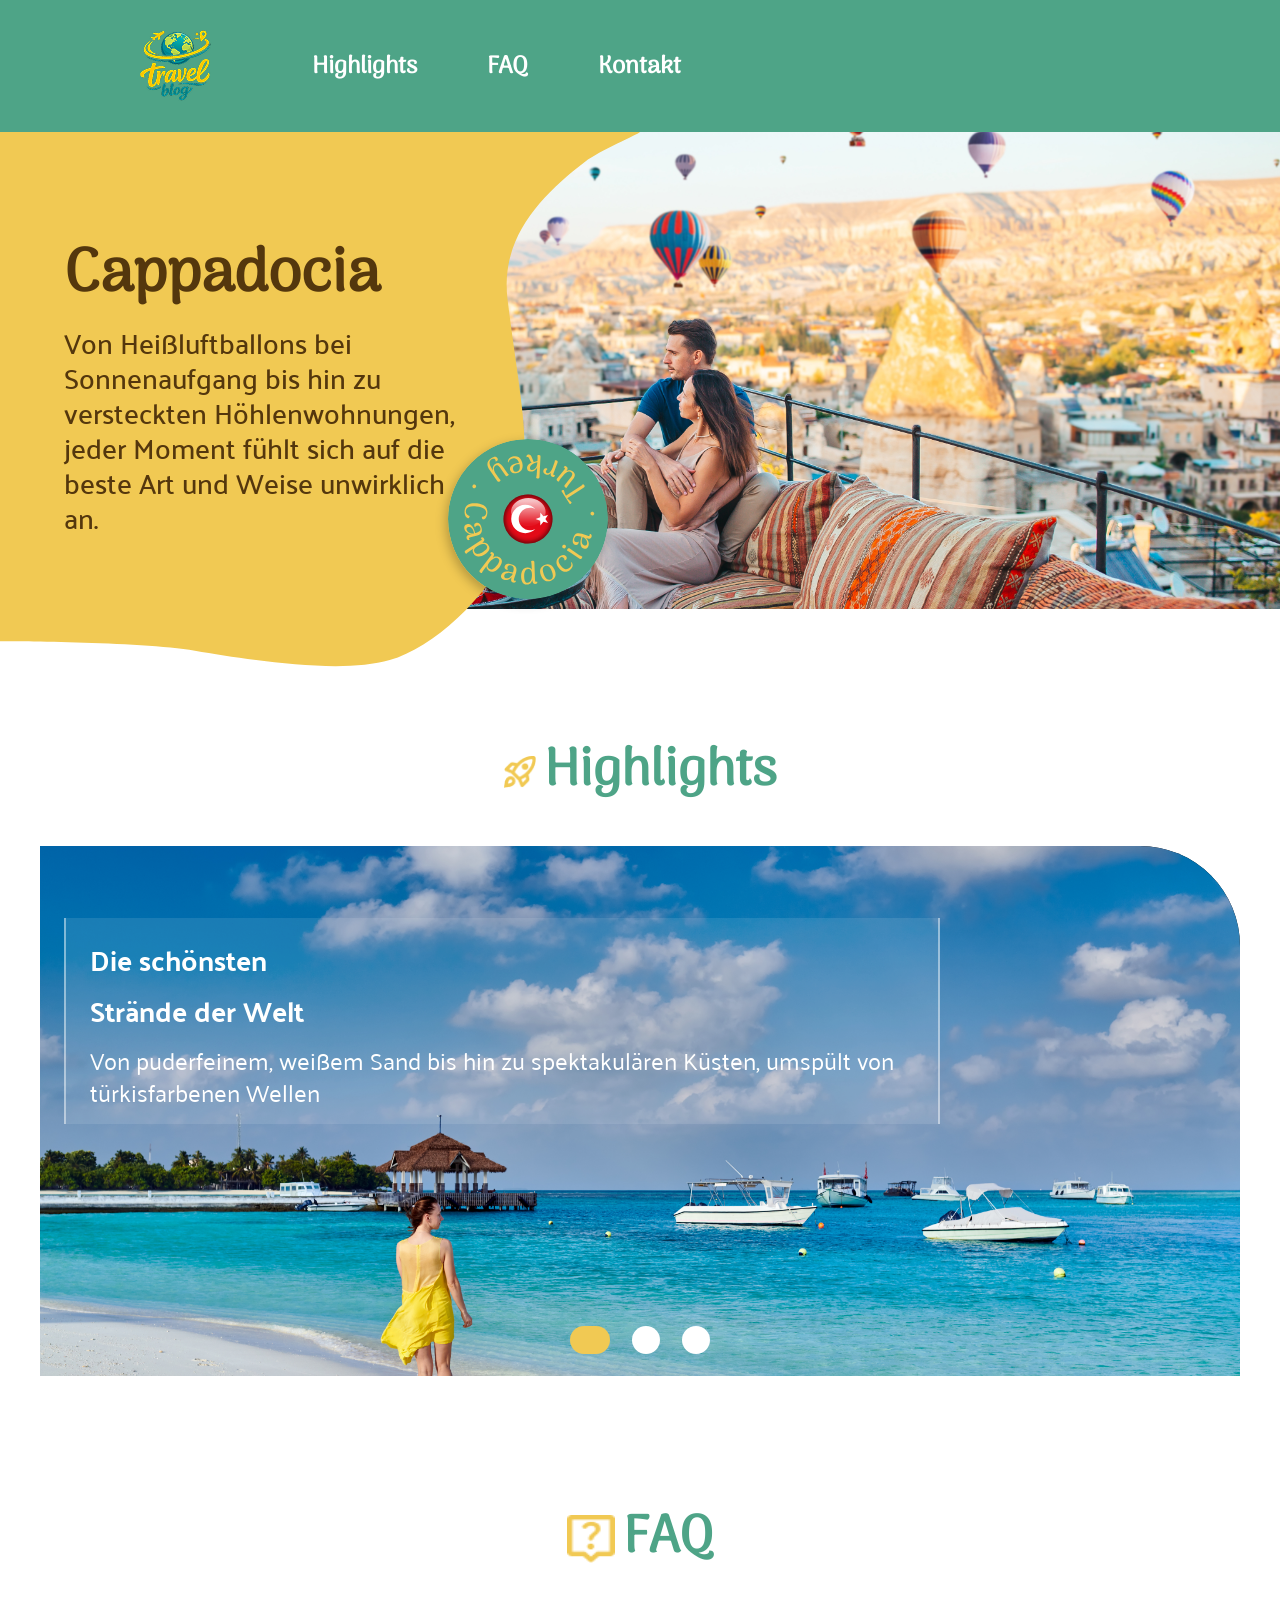
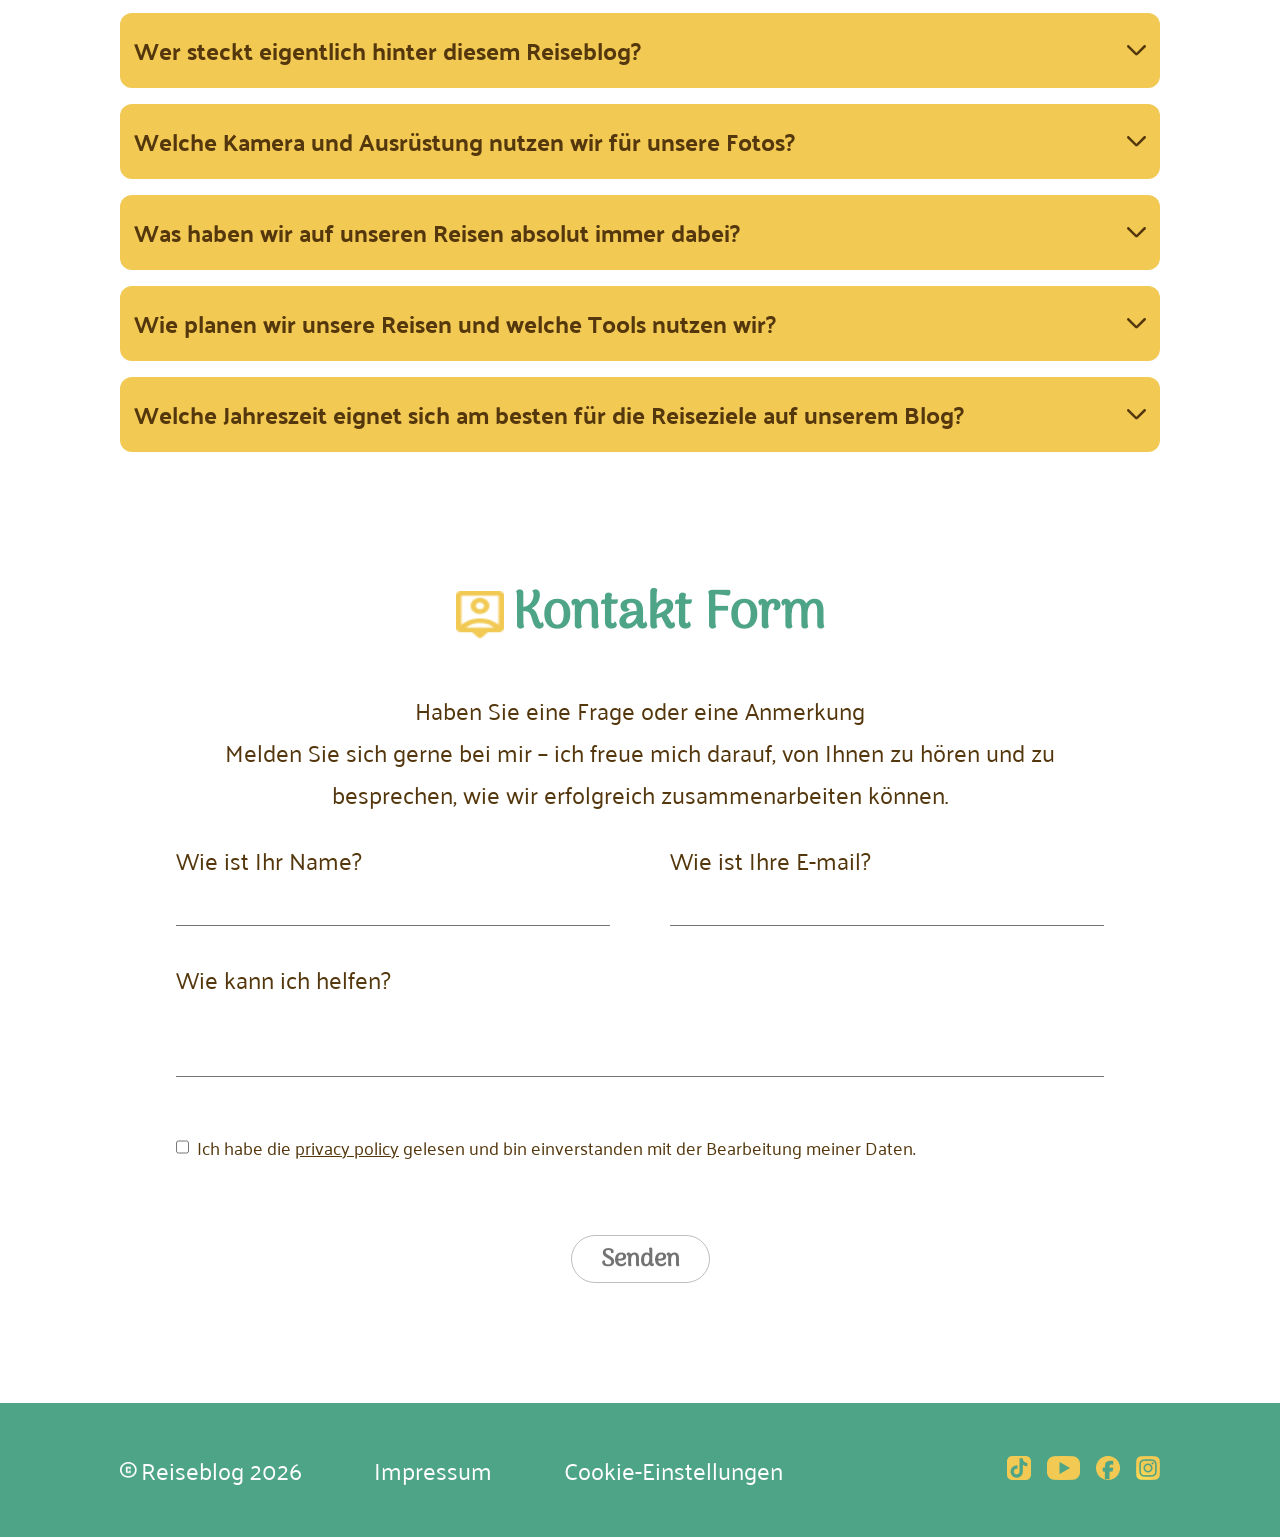
<file: index.html>
<!doctype html>
<html lang="de">
    <head>
        <meta charset="UTF-8" />
        <meta name="viewport" content="width=device-width, initial-scale=1.0" />
        <title>Reiseblog</title>
        <link
            rel="shortcut icon"
            href="../assets/icons/logo.png"
            type="image/x-icon"
        />
        <link rel="stylesheet" href="../css/variablen.css" />
        <link rel="stylesheet" href="../css/fonts.css" />
        <link rel="stylesheet" href="../css/landingpage/header.css" />
        <link rel="stylesheet" href="../css/landingpage/landingscreen.css" />
        <link rel="stylesheet" href="../css/landingpage/highlights.css" />
        <link rel="stylesheet" href="../css/landingpage/faq.css" />
        <link rel="stylesheet" href="../css/landingpage/conatctform.css" />
        <link rel="stylesheet" href="../css/landingpage/footer.css" />
        <link rel="stylesheet" href="../css/navbar.css" />
        <link rel="stylesheet" href="../css/style.css" />
    </head>

    <body>
        <header id="header">
            <a href="./index.html"
                ><img src="../assets/icons/logo.png" alt="Travel Blog Logo"
            /></a>
            <div class="nav-header">
                <ul>
                    <li>
                        <a class="nav-highlight" href="#highlights"
                            >Highlights</a
                        >
                        <img
                            class="hover-highlights"
                            src="../assets/icons/header/hover-highlights.svg"
                            alt="Hover Highlights"
                        />
                    </li>
                    <li>
                        <a class="nav-faq" href="#faqs">FAQ</a>
                        <img
                            class="hover-faq"
                            src="../assets/icons/header/hover-faq.svg"
                            alt="Hover FAQ"
                        />
                    </li>
                    <li>
                        <a class="nav-contact" href="#contactform">Kontakt</a>
                        <img
                            class="hover-contact"
                            src="../assets/icons/header/hover-contact.svg"
                            alt="Hover Contact"
                        />
                    </li>
                </ul>
            </div>
        </header>
        <section class="landing-section">
            <div class="hero-section">
                <div class="hero-text">
                    <h1>Cappadocia</h1>
                    <p>
                        Von Heißluftballons bei Sonnenaufgang bis hin zu
                        versteckten Höhlenwohnungen, jeder Moment fühlt sich auf
                        die beste Art und Weise unwirklich an.
                    </p>
                </div>
                <div class="circle">
                    <img class="circle-green"
                        src="../assets/img/landingscreen/circle.svg"
                        alt="Destination Circle"
                    />
                    <img
                        class="circle-text"
                        src="../assets/img/landingscreen/circle-text.svg"
                        alt="Circle Text"
                    />
                    <img
                        class="circle-flag"
                        src="../assets/img/landingscreen/circle-flag.svg"
                        alt="Circle Flag"
                    />
                </div>
            </div>
        </section>
        <main class="content">
            <section class="highlights" id="highlights">
                <div class="highlights-h2">
                    <img
                        src="../assets/icons/h2-icons/h2-icon-rocket.png"
                        alt="rocket"
                    />
                    <h2>Highlights</h2>
                </div>
                <div class="slider-a">
                    <input
                        class="radio-button"
                        id="option1"
                        type="radio"
                        name="slider"
                        value="one"
                        checked
                    />
                    <input
                        class="radio-button"
                        type="radio"
                        name="slider"
                        value="two"
                    />
                    <input
                        class="radio-button"
                        type="radio"
                        name="slider"
                        value="three"
                    />

                    <div class="slider-a-wrapper">
                        <a
                            class="slider-a-element element-one"
                            href="./html/moritz-blog.html"
                        >
                            <div class="slide-content">
                                <h3>
                                    Die schönsten <br />
                                    Strände der Welt
                                </h3>
                                <p>
                                    Von puderfeinem, weißem Sand bis hin zu
                                    spektakulären Küsten, umspült von
                                    türkisfarbenen Wellen
                                </p>
                            </div>
                        </a>
                        <a
                            class="slider-a-element element-two"
                            href="./html/jeremy-blog.html"
                        >
                            <div class="slide-content">
                                <h3>Schlemmer Eldorado Osaka</h3>
                                <p>
                                    Von dampfenden Garküchen am Dotonbori-Kanal
                                    bis zur lockeren Herzlichkeit der Menschen
                                    in Kansai
                                </p>
                            </div>
                        </a>
                        <a
                            class="slider-a-element element-three"
                            href="./html/sophia-blog.html"
                        >
                            <div class="slide-content">
                                <h3>Megametropole Tokio</h3>
                                <p>
                                    Von neonbeleuchteten Wolkenkratzern bis zu
                                    stillen, alten Schreinen in grünen Parks.
                                </p>
                            </div>
                        </a>
                    </div>
                </div>
            </section>
            <section class="faq-section" id="faqs">
                <div class="headline">
                    <img
                        src="../assets/icons/h2-icons/h2-icon-faq.png"
                        alt="FAQ Icon"
                    />
                    <h2>FAQ</h2>
                </div>
                <div class="questions">
                    <details>
                        <summary>
                            <span>
                                Wer steckt eigentlich hinter diesem Reiseblog?
                            </span>
                            <img
                                src="../assets/icons/faq/faq_arrow.svg"
                                alt="arrow_down"
                            />
                        </summary>
                        <p>
                            Wir sind ein dreiköpfiges Team aus reisebegeisterten
                            Freunden. Auf diesem Blog teilen wir unsere
                            gemeinsamen Abenteuer, Erfahrungen und Geheimtipps
                            aus aller Welt mit euch.
                        </p>
                    </details>
                    <details>
                        <summary>
                            <span>
                                Welche Kamera und Ausrüstung nutzen wir für
                                unsere Fotos?
                            </span>
                            <img
                                src="../assets/icons/faq/faq_arrow.svg"
                                alt="arrow_down"
                            />
                        </summary>
                        <p>
                            Wir fotografieren meistens mit einer kompakten,
                            spiegellosen Systemkamera und unseren Smartphones.
                            Um Gewicht zu sparen, haben wir immer nur ein
                            leichtes Allround-Objektiv und ein flexibles
                            Reisestativ im Gepäck.
                        </p>
                    </details>
                    <details>
                        <summary>
                            <span>
                                Was haben wir auf unseren Reisen absolut immer
                                dabei?
                            </span>
                            <img
                                src="../assets/icons/faq/faq_arrow.svg"
                                alt="arrow_down"
                            />
                        </summary>
                        <p>
                            Neben unseren Pässen dürfen drei Dinge niemals
                            fehlen: Eine leistungsstarke Powerbank für lange
                            Tage, ein universeller Reiseadapter und natürlich
                            eine Trinkflasche.
                        </p>
                    </details>
                    <details>
                        <summary>
                            <span>
                                Wie planen wir unsere Reisen und welche Tools
                                nutzen wir?
                            </span>
                            <img
                                src="../assets/icons/faq/faq_arrow.svg"
                                alt="arrow_down"
                            />
                        </summary>
                        <p>
                            Die Routenplanung machen wir meistens kollaborativ
                            über digitale Karten wie Google My Maps. Für
                            Unterkünfte, Flüge und Transport nutzen wir Apps wie
                            Booking, Skyscanner und lokale ÖPNV-Planer, um
                            flexibel zu bleiben.
                        </p>
                    </details>
                    <details>
                        <summary>
                            <span>
                                Welche Jahreszeit eignet sich am besten für die
                                Reiseziele auf unserem Blog?
                            </span>
                            <img
                                src="../assets/icons/faq/faq_arrow.svg"
                                alt="arrow_down"
                            />
                        </summary>
                        <p>
                            Da wir am liebsten in der Nebensaison reisen,
                            empfehlen wir oft den Frühling oder Herbst. So
                            umgehen wir die extremen Touristenströme und das
                            Wetter ist meistens perfekt für Erkundungen zu Fuß.
                        </p>
                    </details>
                </div>
            </section>
            <section class="contactform" id="contactform">
                <div class="headline">
                    <img
                        src="../assets/icons/h2-icons/h2-icon-form.png"
                        alt="Form Icon"
                    />
                    <h2>Kontakt Form</h2>
                </div>
                <p>
                    Haben Sie eine Frage oder eine Anmerkung <br />
                    Melden Sie sich gerne bei mir – ich freue mich darauf, von
                    Ihnen zu hören und zu besprechen, wie wir erfolgreich
                    zusammenarbeiten können.
                </p>
                <form
                    action="./html/form-submit.html"
                    class="contactform-form"
                >
                    <div class="contactform-labelrow">
                        <div class="contactform-label-input">
                            <label class="contactform-label" for="name"
                                >Wie ist Ihr Name?</label
                            >
                            <input
                                type="text"
                                id="name"
                                name="name"
                                class="contactform-input"
                            />
                        </div>
                        <div class="contactform-label-input">
                            <label class="contactform-label" for="email"
                                >Wie ist Ihre E-mail?</label
                            >
                            <input
                                type="text"
                                id="email"
                                name="email"
                                class="contactform-input"
                            />
                        </div>
                    </div>
                    <label class="contactform-label" for="help"
                        >Wie kann ich helfen?</label
                    >
                    <input
                        type="text"
                        id="help"
                        name="help"
                        class="contactform-input"
                    />
                    <div class="contactform-privacypolicy">
                        <input type="checkbox" id="privacypolicy-check"/>
                        <label for="privacypolicy-check">
                            Ich habe die 
                            <a
                                href="https://de.wikipedia.org/wiki/Datenschutz-Grundverordnung"
                                >privacy policy</a
                            >
                            gelesen und bin einverstanden mit der Bearbeitung
                            meiner Daten.
                        </label>
                    </div>
                    <button type="submit">
                        <p>Senden</p>
                    </button>
                </form>
            </section>
        </main>
        <footer>
            <div class="footer-text">
                <div>
                    <img
                        src="../assets/icons/footer/footer-copyright.png"
                        alt="copyright"
                    />
                    <p>Reiseblog 2026</p>
                </div>
                <a href="./html/imprint.html">Impressum</a>
                <p>Cookie-Einstellungen</p>
            </div>
            <div class="footer-icons">
                <a href="https://www.tiktok.com" target="_blank">
                    <img
                        src="../assets/icons/footer/footer-tiktok.png"
                        alt="tiktok"
                    />
                </a>

                <a href="https://www.youtube.com" target="_blank">
                    <img
                        src="../assets/icons/footer/footer-youtube.png"
                        alt="youtube"
                    />
                </a>

                <a href="https://www.facebook.com" target="_blank">
                    <img
                        src="../assets/icons/footer/footer-facebook.png"
                        alt="facebook"
                    />
                </a>

                <a href="https://www.instagram.com" target="_blank">
                    <img
                        src="../assets/icons/footer/footer-Instagram.png"
                        alt="instagram"
                    />
                </a>
            </div>
        </footer>
        <nav>
            <a href="#header">
                <img src="../assets/icons/navbar/navbar-home.png" />
            </a>
            <a href="#highlights">
                <img src="../assets/icons/navbar/navbar-rocket_launch.png" />
            </a>
            <a href="#faqs">
                <img src="../assets/icons/navbar/navbar-help.png" />
            </a>
            <a href="#contactform">
                <img src="../assets/icons/navbar/navbar-contact.png" />
            </a>
        </nav>
    </body>
</html>
</file>
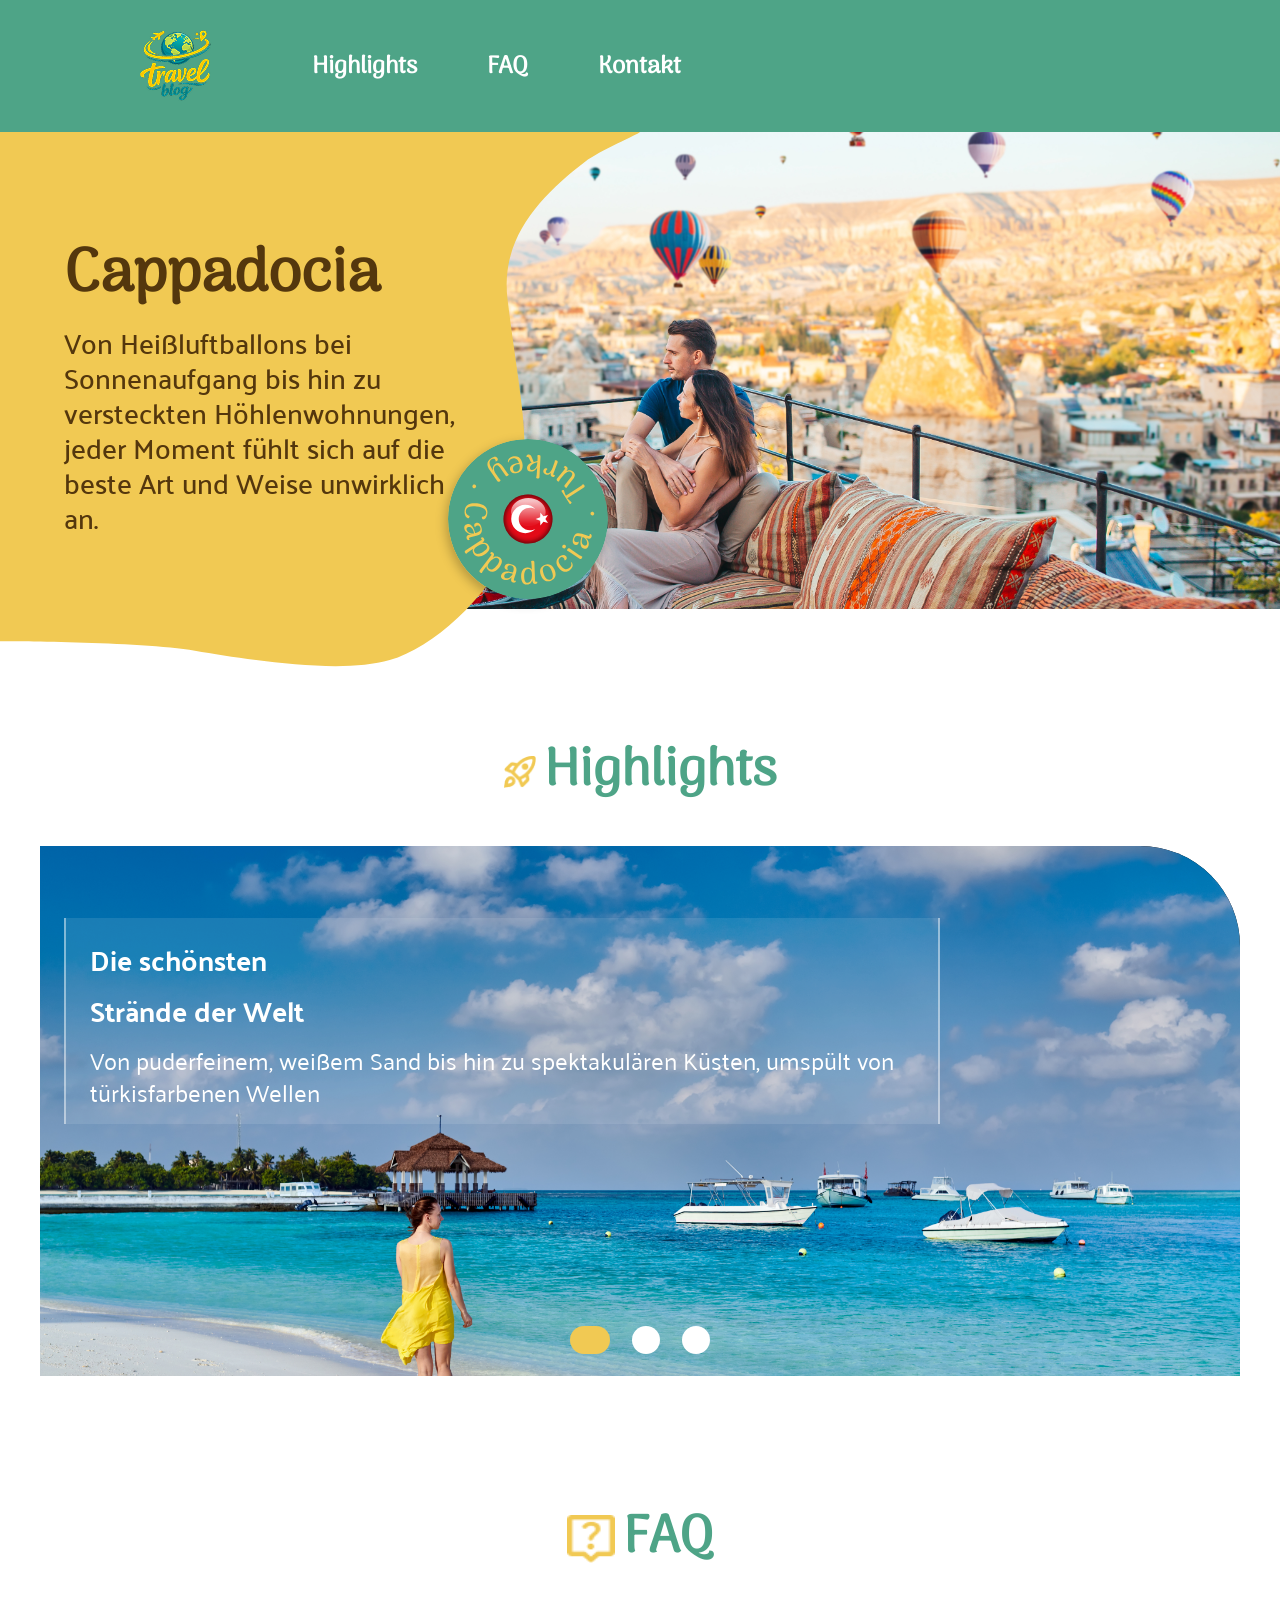
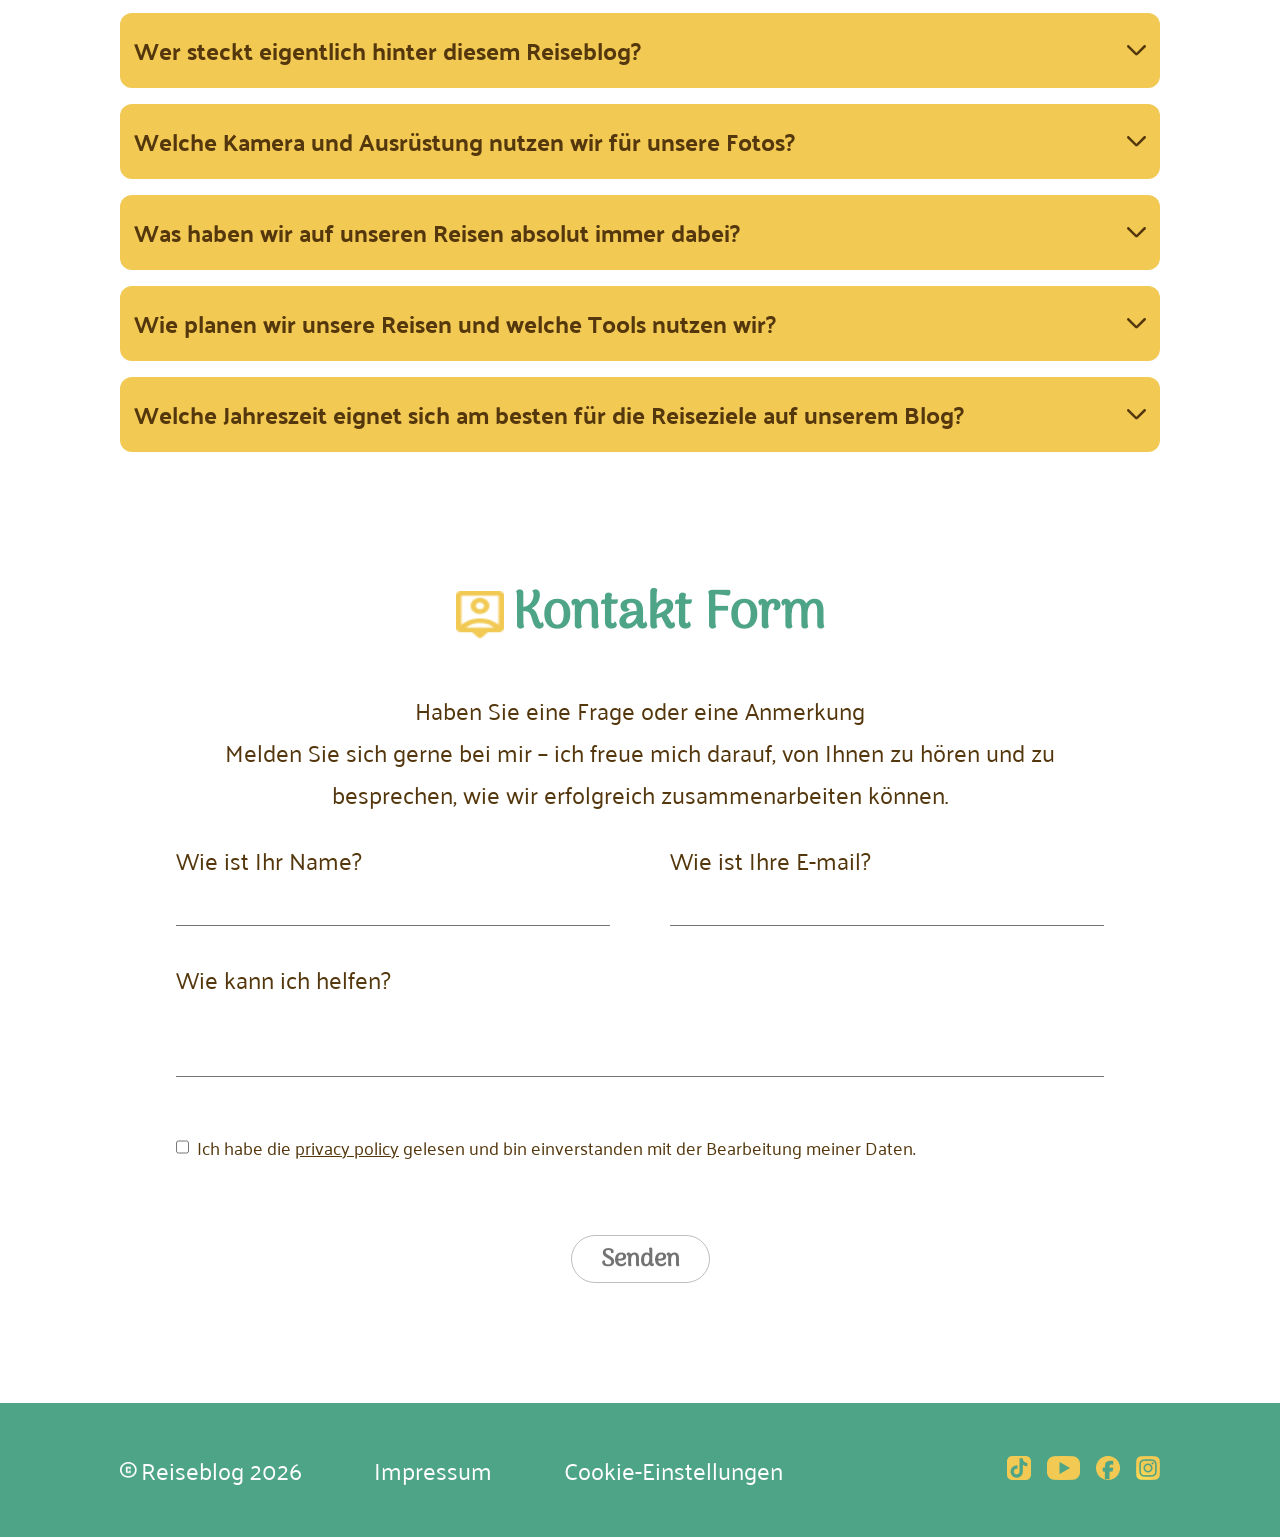
<file: html/index.html>
<!doctype html>
<html lang="de">
    <head>
        <meta charset="UTF-8" />
        <meta name="viewport" content="width=device-width, initial-scale=1.0" />
        <title>Reiseblog</title>
        <link
            rel="shortcut icon"
            href="../assets/icons/logo.png"
            type="image/x-icon"
        />
        <link rel="stylesheet" href="../css/variablen.css" />
        <link rel="stylesheet" href="../css/fonts.css" />
        <link rel="stylesheet" href="../css/landingpage/header.css" />
        <link rel="stylesheet" href="../css/landingpage/landingscreen.css" />
        <link rel="stylesheet" href="../css/landingpage/highlights.css" />
        <link rel="stylesheet" href="../css/landingpage/faq.css" />
        <link rel="stylesheet" href="../css/landingpage/conatctform.css" />
        <link rel="stylesheet" href="../css/landingpage/footer.css" />
        <link rel="stylesheet" href="../css/navbar.css" />
        <link rel="stylesheet" href="../css/style.css" />
    </head>

    <body>
        <header id="header">
            <a href="./index.html"
                ><img src="../assets/icons/logo.png" alt="Travel Blog Logo"
            /></a>
            <div class="nav-header">
                <ul>
                    <li>
                        <a class="nav-highlight" href="#highlights"
                            >Highlights</a
                        >
                        <img
                            class="hover-highlights"
                            src="../assets/icons/header/hover-highlights.svg"
                            alt="Hover Highlights"
                        />
                    </li>
                    <li>
                        <a class="nav-faq" href="#faqs">FAQ</a>
                        <img
                            class="hover-faq"
                            src="../assets/icons/header/hover-faq.svg"
                            alt="Hover FAQ"
                        />
                    </li>
                    <li>
                        <a class="nav-contact" href="#contactform">Kontakt</a>
                        <img
                            class="hover-contact"
                            src="../assets/icons/header/hover-contact.svg"
                            alt="Hover Contact"
                        />
                    </li>
                </ul>
            </div>
        </header>
        <section class="landing-section">
            <div class="hero-section">
                <div class="hero-text">
                    <h1>Cappadocia</h1>
                    <p>
                        Von Heißluftballons bei Sonnenaufgang bis hin zu
                        versteckten Höhlenwohnungen, jeder Moment fühlt sich auf
                        die beste Art und Weise unwirklich an.
                    </p>
                </div>
                <div class="circle">
                    <img class="circle-green"
                        src="../assets/img/landingscreen/circle.svg"
                        alt="Destination Circle"
                    />
                    <img
                        class="circle-text"
                        src="../assets/img/landingscreen/circle-text.svg"
                        alt="Circle Text"
                    />
                    <img
                        class="circle-flag"
                        src="../assets/img/landingscreen/circle-flag.svg"
                        alt="Circle Flag"
                    />
                </div>
            </div>
        </section>
        <main class="content">
            <section class="highlights" id="highlights">
                <div class="highlights-h2">
                    <img
                        src="../assets/icons/h2-icons/h2-icon-rocket.png"
                        alt="rocket"
                    />
                    <h2>Highlights</h2>
                </div>
                <div class="slider-a">
                    <input
                        class="radio-button"
                        id="option1"
                        type="radio"
                        name="slider"
                        value="one"
                        checked
                    />
                    <input
                        class="radio-button"
                        type="radio"
                        name="slider"
                        value="two"
                    />
                    <input
                        class="radio-button"
                        type="radio"
                        name="slider"
                        value="three"
                    />

                    <div class="slider-a-wrapper">
                        <a
                            class="slider-a-element element-one"
                            href="./moritz-blog.html"
                        >
                            <div class="slide-content">
                                <h3>
                                    Die schönsten <br />
                                    Strände der Welt
                                </h3>
                                <p>
                                    Von puderfeinem, weißem Sand bis hin zu
                                    spektakulären Küsten, umspült von
                                    türkisfarbenen Wellen
                                </p>
                            </div>
                        </a>
                        <a
                            class="slider-a-element element-two"
                            href="./jeremy-blog.html"
                        >
                            <div class="slide-content">
                                <h3>Schlemmer Eldorado Osaka</h3>
                                <p>
                                    Von dampfenden Garküchen am Dotonbori-Kanal
                                    bis zur lockeren Herzlichkeit der Menschen
                                    in Kansai
                                </p>
                            </div>
                        </a>
                        <a
                            class="slider-a-element element-three"
                            href="./sophia-blog.html"
                        >
                            <div class="slide-content">
                                <h3>Megametropole Tokio</h3>
                                <p>
                                    Von neonbeleuchteten Wolkenkratzern bis zu
                                    stillen, alten Schreinen in grünen Parks.
                                </p>
                            </div>
                        </a>
                    </div>
                </div>
            </section>
            <section class="faq-section" id="faqs">
                <div class="headline">
                    <img
                        src="../assets/icons/h2-icons/h2-icon-faq.png"
                        alt="FAQ Icon"
                    />
                    <h2>FAQ</h2>
                </div>
                <div class="questions">
                    <details>
                        <summary>
                            <span>
                                Wer steckt eigentlich hinter diesem Reiseblog?
                            </span>
                            <img
                                src="../assets/icons/faq/faq_arrow.svg"
                                alt="arrow_down"
                            />
                        </summary>
                        <p>
                            Wir sind ein dreiköpfiges Team aus reisebegeisterten
                            Freunden. Auf diesem Blog teilen wir unsere
                            gemeinsamen Abenteuer, Erfahrungen und Geheimtipps
                            aus aller Welt mit euch.
                        </p>
                    </details>
                    <details>
                        <summary>
                            <span>
                                Welche Kamera und Ausrüstung nutzen wir für
                                unsere Fotos?
                            </span>
                            <img
                                src="../assets/icons/faq/faq_arrow.svg"
                                alt="arrow_down"
                            />
                        </summary>
                        <p>
                            Wir fotografieren meistens mit einer kompakten,
                            spiegellosen Systemkamera und unseren Smartphones.
                            Um Gewicht zu sparen, haben wir immer nur ein
                            leichtes Allround-Objektiv und ein flexibles
                            Reisestativ im Gepäck.
                        </p>
                    </details>
                    <details>
                        <summary>
                            <span>
                                Was haben wir auf unseren Reisen absolut immer
                                dabei?
                            </span>
                            <img
                                src="../assets/icons/faq/faq_arrow.svg"
                                alt="arrow_down"
                            />
                        </summary>
                        <p>
                            Neben unseren Pässen dürfen drei Dinge niemals
                            fehlen: Eine leistungsstarke Powerbank für lange
                            Tage, ein universeller Reiseadapter und natürlich
                            eine Trinkflasche.
                        </p>
                    </details>
                    <details>
                        <summary>
                            <span>
                                Wie planen wir unsere Reisen und welche Tools
                                nutzen wir?
                            </span>
                            <img
                                src="../assets/icons/faq/faq_arrow.svg"
                                alt="arrow_down"
                            />
                        </summary>
                        <p>
                            Die Routenplanung machen wir meistens kollaborativ
                            über digitale Karten wie Google My Maps. Für
                            Unterkünfte, Flüge und Transport nutzen wir Apps wie
                            Booking, Skyscanner und lokale ÖPNV-Planer, um
                            flexibel zu bleiben.
                        </p>
                    </details>
                    <details>
                        <summary>
                            <span>
                                Welche Jahreszeit eignet sich am besten für die
                                Reiseziele auf unserem Blog?
                            </span>
                            <img
                                src="../assets/icons/faq/faq_arrow.svg"
                                alt="arrow_down"
                            />
                        </summary>
                        <p>
                            Da wir am liebsten in der Nebensaison reisen,
                            empfehlen wir oft den Frühling oder Herbst. So
                            umgehen wir die extremen Touristenströme und das
                            Wetter ist meistens perfekt für Erkundungen zu Fuß.
                        </p>
                    </details>
                </div>
            </section>
            <section class="contactform" id="contactform">
                <div class="headline">
                    <img
                        src="../assets/icons/h2-icons/h2-icon-form.png"
                        alt="Form Icon"
                    />
                    <h2>Kontakt Form</h2>
                </div>
                <p>
                    Haben Sie eine Frage oder eine Anmerkung <br />
                    Melden Sie sich gerne bei mir – ich freue mich darauf, von
                    Ihnen zu hören und zu besprechen, wie wir erfolgreich
                    zusammenarbeiten können.
                </p>
                <form
                    action="../html/form-submit.html"
                    class="contactform-form"
                >
                    <div class="contactform-labelrow">
                        <div class="contactform-label-input">
                            <label class="contactform-label" for="name"
                                >Wie ist Ihr Name?</label
                            >
                            <input
                                type="text"
                                id="name"
                                name="name"
                                class="contactform-input"
                            />
                        </div>
                        <div class="contactform-label-input">
                            <label class="contactform-label" for="email"
                                >Wie ist Ihre E-mail?</label
                            >
                            <input
                                type="text"
                                id="email"
                                name="email"
                                class="contactform-input"
                            />
                        </div>
                    </div>
                    <label class="contactform-label" for="help"
                        >Wie kann ich helfen?</label
                    >
                    <input
                        type="text"
                        id="help"
                        name="help"
                        class="contactform-input"
                    />
                    <div class="contactform-privacypolicy">
                        <input type="checkbox" id="privacypolicy-check"/>
                        <label for="privacypolicy-check">
                            Ich habe die 
                            <a
                                href="https://de.wikipedia.org/wiki/Datenschutz-Grundverordnung"
                                >privacy policy</a
                            >
                            gelesen und bin einverstanden mit der Bearbeitung
                            meiner Daten.
                        </label>
                    </div>
                    <button type="submit">
                        <p>Senden</p>
                    </button>
                </form>
            </section>
        </main>
        <footer>
            <div class="footer-text">
                <div>
                    <img
                        src="../assets/icons/footer/footer-copyright.png"
                        alt="copyright"
                    />
                    <p>Reiseblog 2026</p>
                </div>
                <a href="./imprint.html">Impressum</a>
                <p>Cookie-Einstellungen</p>
            </div>
            <div class="footer-icons">
                <a href="https://www.tiktok.com" target="_blank">
                    <img
                        src="../assets/icons/footer/footer-tiktok.png"
                        alt="tiktok"
                    />
                </a>

                <a href="https://www.youtube.com" target="_blank">
                    <img
                        src="../assets/icons/footer/footer-youtube.png"
                        alt="youtube"
                    />
                </a>

                <a href="https://www.facebook.com" target="_blank">
                    <img
                        src="../assets/icons/footer/footer-facebook.png"
                        alt="facebook"
                    />
                </a>

                <a href="https://www.instagram.com" target="_blank">
                    <img
                        src="../assets/icons/footer/footer-Instagram.png"
                        alt="instagram"
                    />
                </a>
            </div>
        </footer>
        <nav>
            <a href="#header">
                <img src="../assets/icons/navbar/navbar-home.png" />
            </a>
            <a href="#highlights">
                <img src="../assets/icons/navbar/navbar-rocket_launch.png" />
            </a>
            <a href="#faqs">
                <img src="../assets/icons/navbar/navbar-help.png" />
            </a>
            <a href="#contactform">
                <img src="../assets/icons/navbar/navbar-contact.png" />
            </a>
        </nav>
    </body>
</html>
</file>
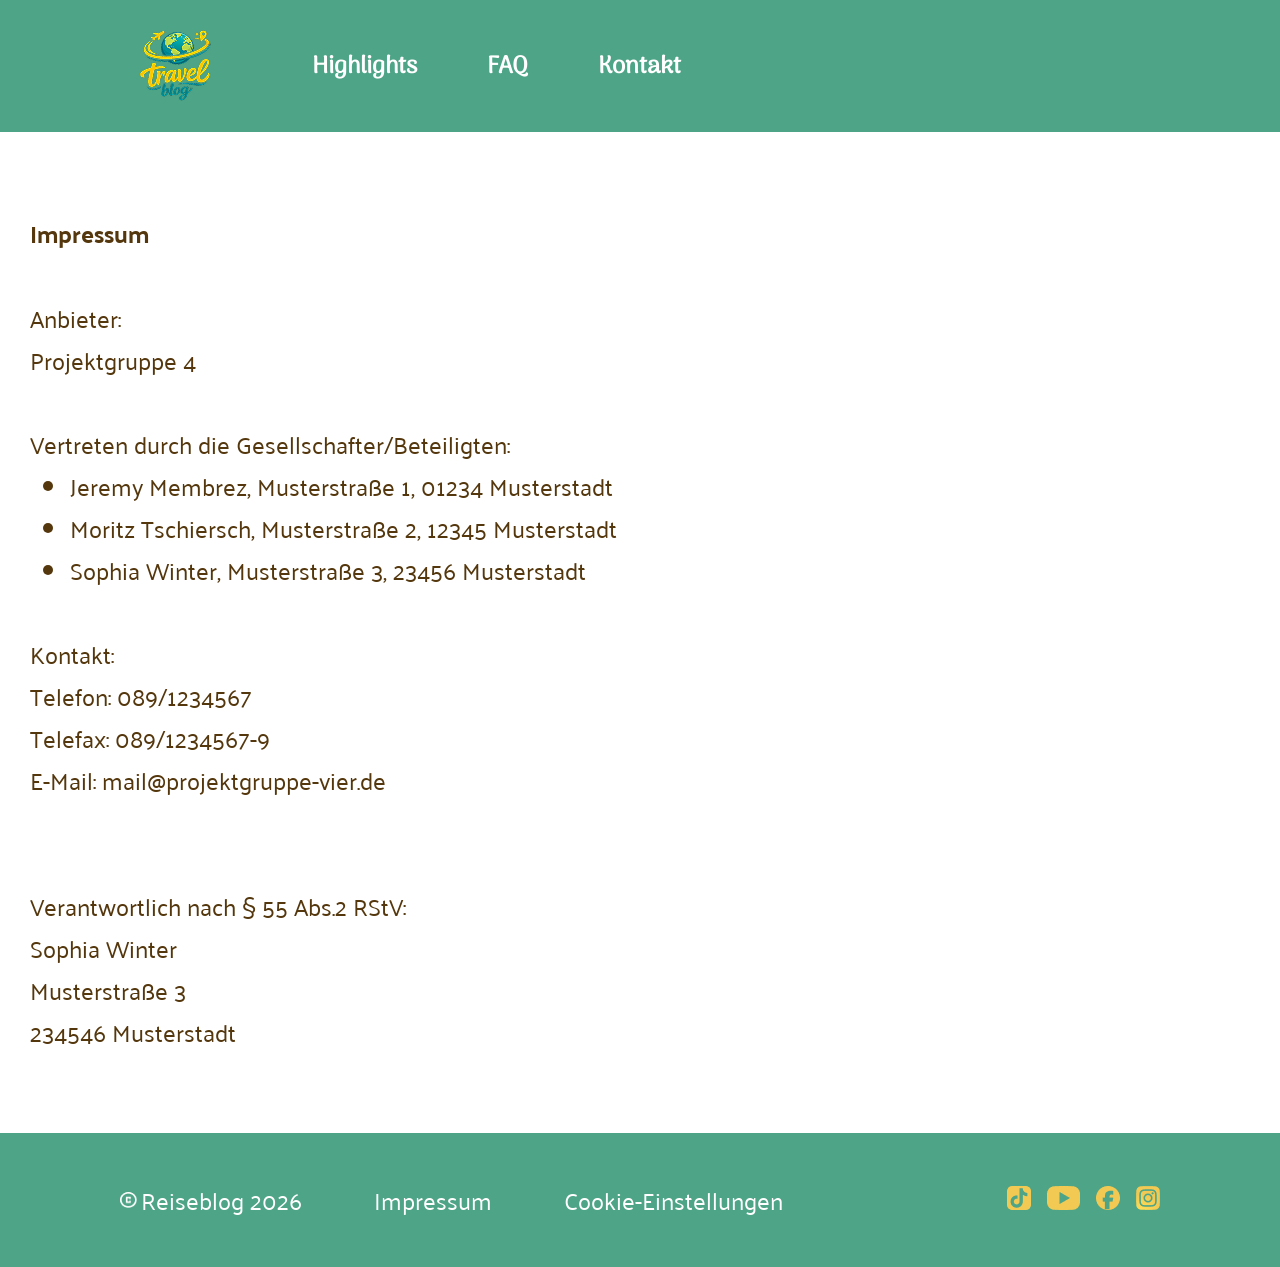
<file: html/imprint.html>
<!doctype html>
<html lang="de">
    <head>
        <meta charset="UTF-8" />
        <meta name="viewport" content="width=device-width, initial-scale=1.0" />
        <title>Reiseblog</title>
        <link
            rel="shortcut icon"
            href="../assets/icons/logo.png"
            type="image/x-icon"
        />
        <link rel="stylesheet" href="../css/variablen.css" />
        <link rel="stylesheet" href="../css/fonts.css" />
        <link rel="stylesheet" href="../css/landingpage/header.css" />
        <link rel="stylesheet" href="../css/landingpage/footer.css" />
        <link rel="stylesheet" href="../css/navbar.css" />
        <link rel="stylesheet" href="../css/imprint.css">
        <link rel="stylesheet" href="../css/style.css" />
    </head>
    <body>
        <header id="header">
            <a href="../index.html"
                ><img src="../assets/icons/logo.png" alt="Travel Blog Logo"
            /></a>
            <div class="nav-header">
                <ul>
                    <li>
                        <a class="nav-highlight" href="../index.html#highlights"
                            >Highlights</a
                        >
                        <img
                            class="hover-highlights"
                            src="../assets/icons/header/hover-highlights.svg"
                            alt="Hover Highlights"
                        />
                    </li>
                    <li>
                        <a class="nav-faq" href="../index.html#faqs">FAQ</a>
                        <img
                            class="hover-faq"
                            src="../assets/icons/header/hover-faq.svg"
                            alt="Hover FAQ"
                        />
                    </li>
                    <li>
                        <a class="nav-contact" href="../index.html#contactform"
                            >Kontakt</a
                        >
                        <img
                            class="hover-contact"
                            src="../assets/icons/header/hover-contact.svg"
                            alt="Hover Contact"
                        />
                    </li>
                </ul>
            </div>
        </header>
        <main>
            <h1>Impressum</h1>
            <br>
            <p>Anbieter:<br>Projektgruppe 4</p>
            <br>
            <p>Vertreten durch die Gesellschafter/Beteiligten:</p>
            <ul>
                <li>
                    <p>Jeremy Membrez, Musterstraße 1, 01234 Musterstadt</p>
                </li>
                <li>
                    <p>Moritz Tschiersch, Musterstraße 2, 12345 Musterstadt</p>
                </li>
                <li>
                    <p>Sophia Winter, Musterstraße 3, 23456 Musterstadt</p>
                </li>
            </ul>
            <br>
            <p>
                Kontakt:<br>Telefon: 089/1234567<br>Telefax:
                089/1234567-9<br>E-Mail: mail@projektgruppe-vier.de
            </p>
            <br><br>
            <p>Verantwortlich nach § 55 Abs.2 RStV:</p>
            <p>Sophia Winter<br>Musterstraße 3<br>234546 Musterstadt</p>
        </main>
        <footer>
            <div class="footer-text">
                <div>
                    <img
                        src="../assets/icons/footer/footer-copyright.png"
                        alt="copyright"
                    />
                    <p>Reiseblog 2026</p>
                </div>
                <a href="./imprint.html">Impressum</a>
                <p>Cookie-Einstellungen</p>
            </div>
            <div class="footer-icons">
                <a href="https://www.tiktok.com" target="_blank">
                    <img
                        src="../assets/icons/footer/footer-tiktok.png"
                        alt="tiktok"
                    />
                </a>

                <a href="https://www.youtube.com" target="_blank">
                    <img
                        src="../assets/icons/footer/footer-youtube.png"
                        alt="youtube"
                    />
                </a>

                <a href="https://www.facebook.com" target="_blank">
                    <img
                        src="../assets/icons/footer/footer-facebook.png"
                        alt="facebook"
                    />
                </a>

                <a href="https://www.instagram.com" target="_blank">
                    <img
                        src="../assets/icons/footer/footer-Instagram.png"
                        alt="instagram"
                    />
                </a>
            </div>
        </footer>
        <nav>
            <a href="./index.html">
                <img src="../assets/icons/navbar/navbar-home.png" />
            </a>
            <a href="#highlights">
                <img src="../assets/icons/navbar/navbar-rocket_launch.png" />
            </a>
            <a href="#faqs">
                <img src="../assets/icons/navbar/navbar-help.png" />
            </a>
            <a href="#contactform">
                <img src="../assets/icons/navbar/navbar-contact.png" />
            </a>
        </nav>
    </body>
</html>
</file>
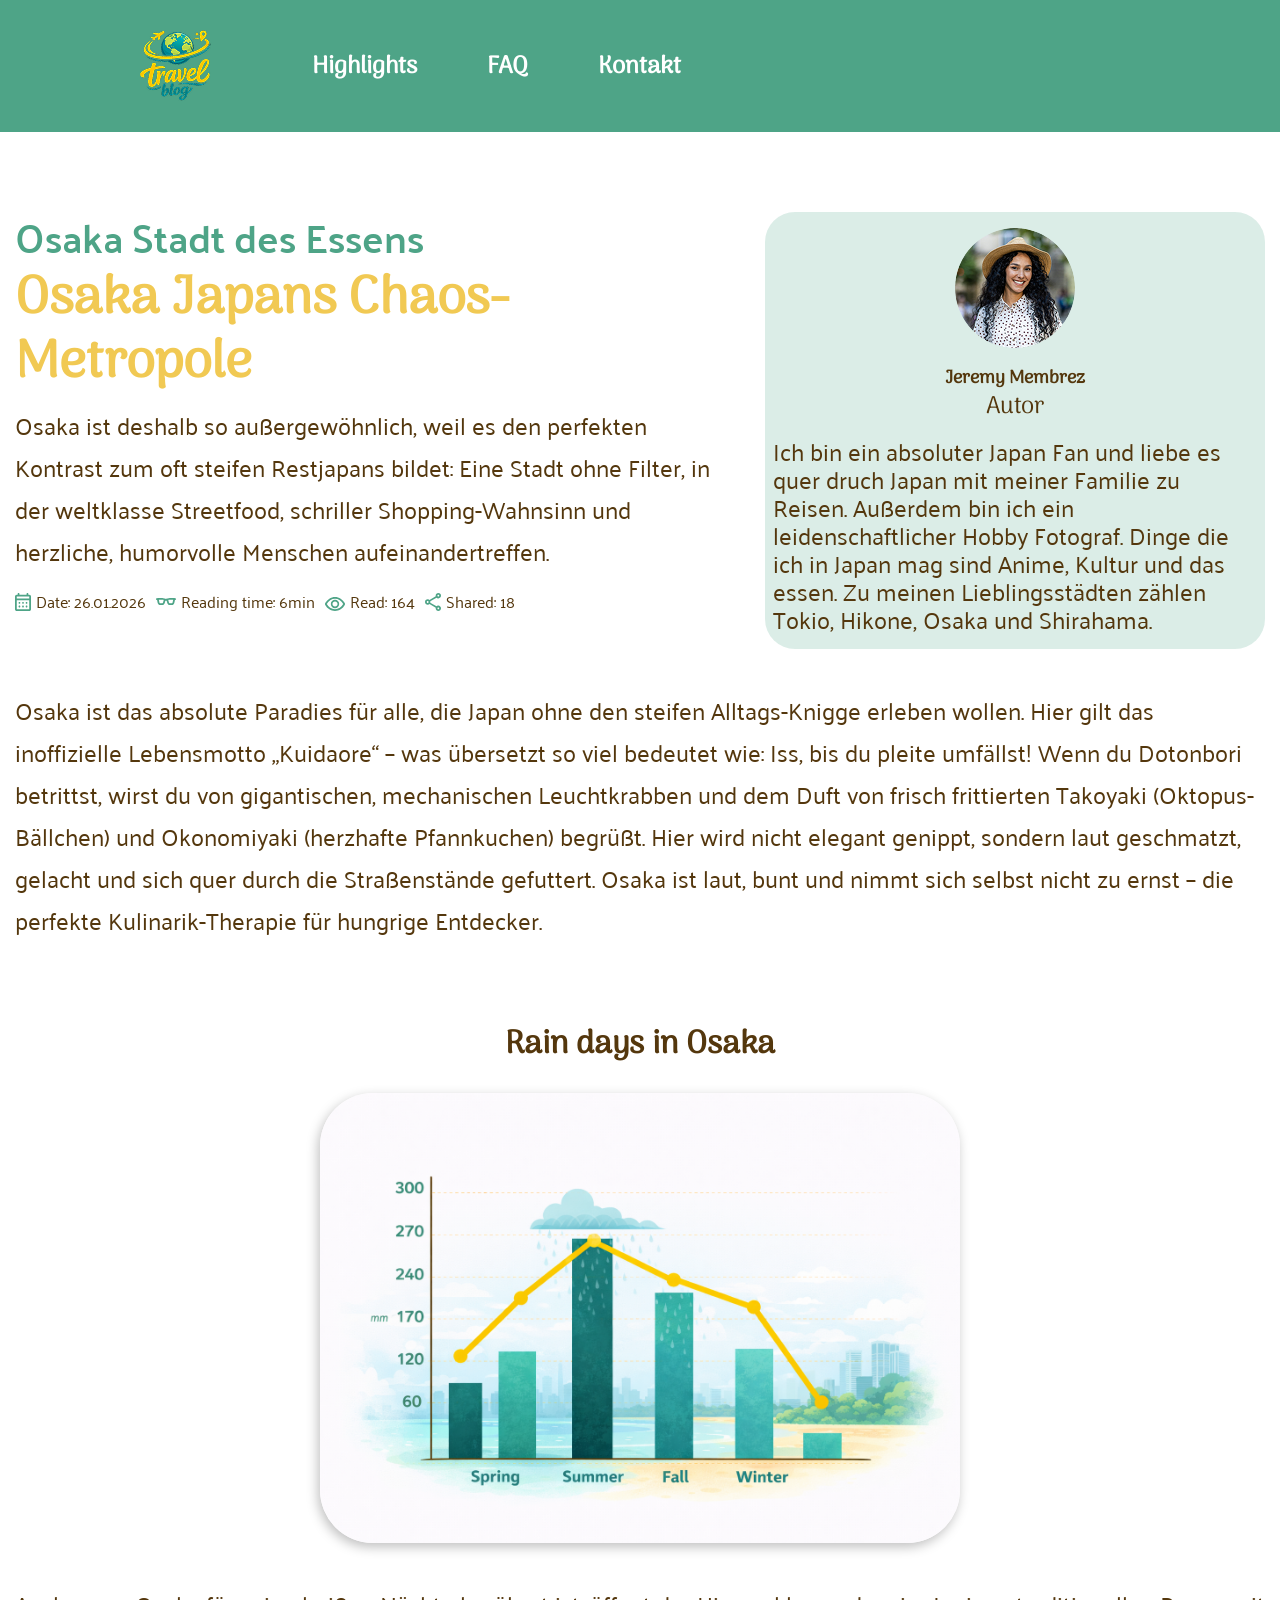
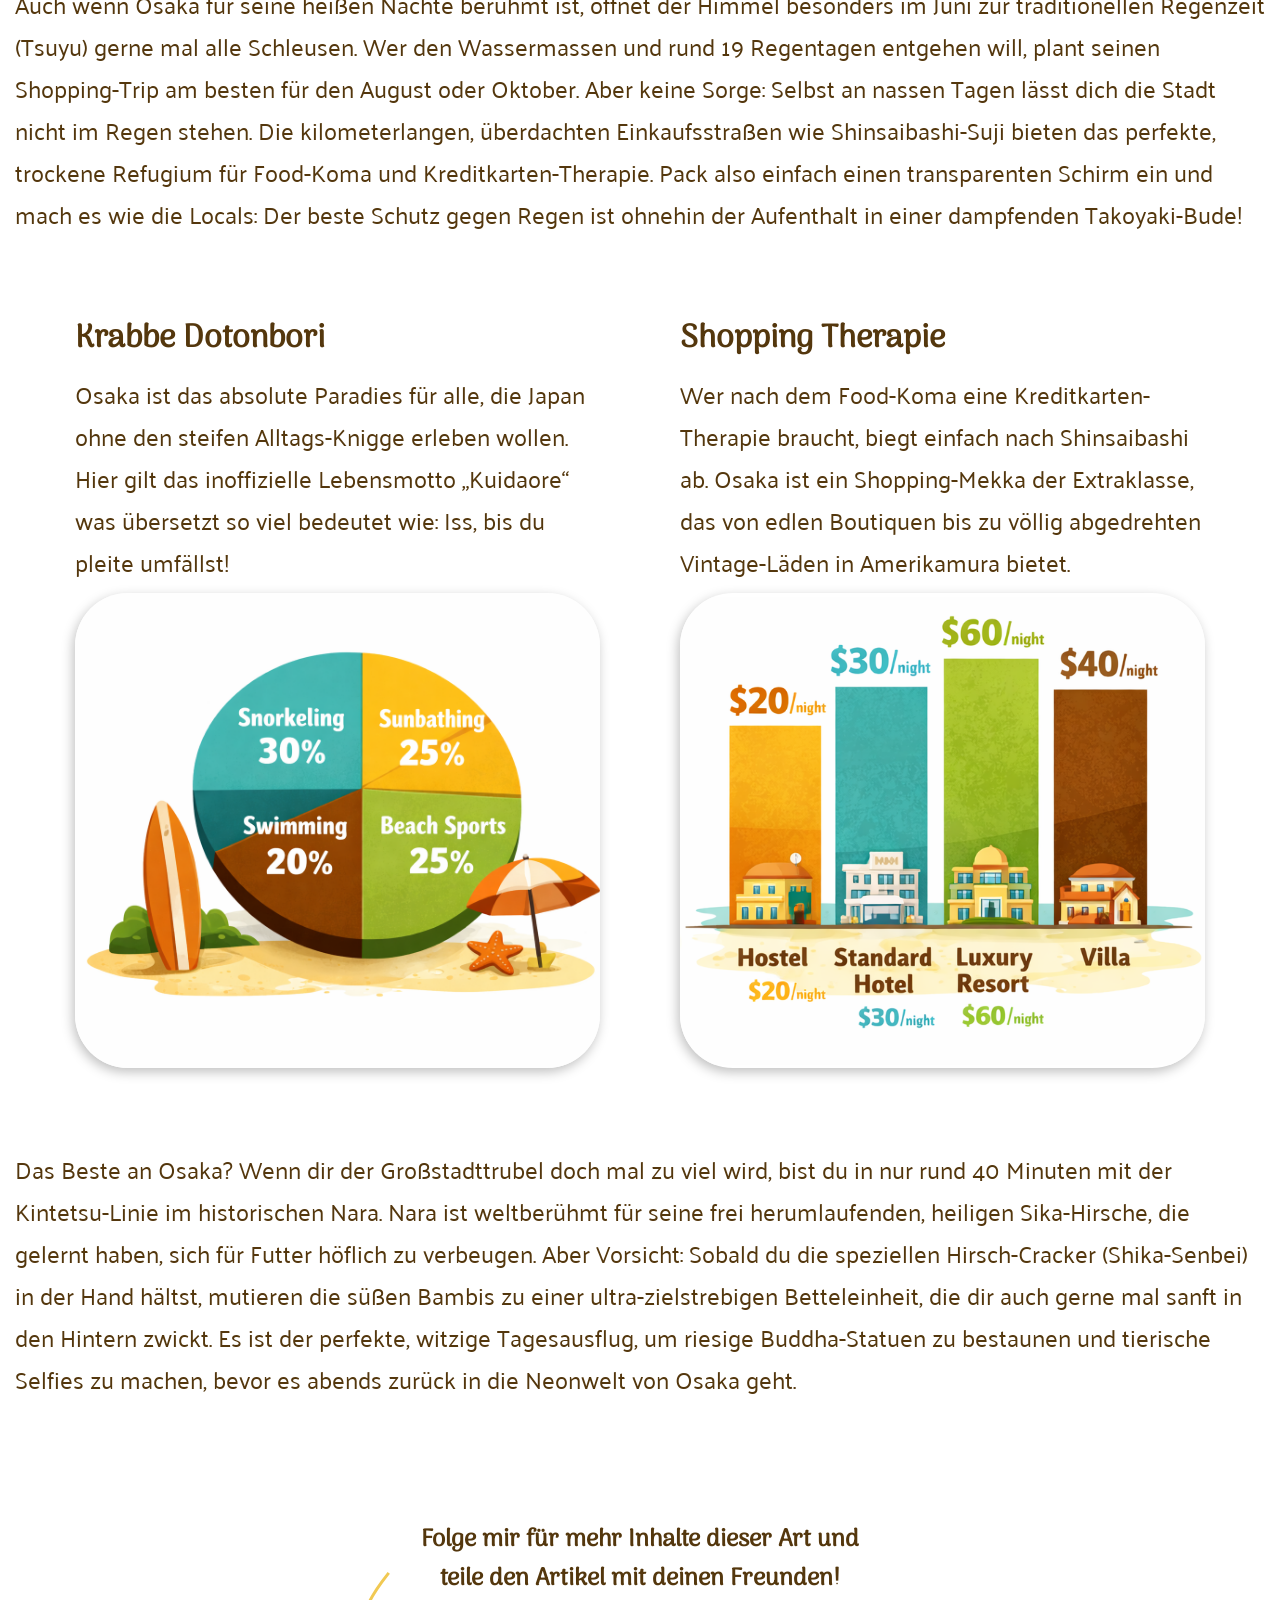
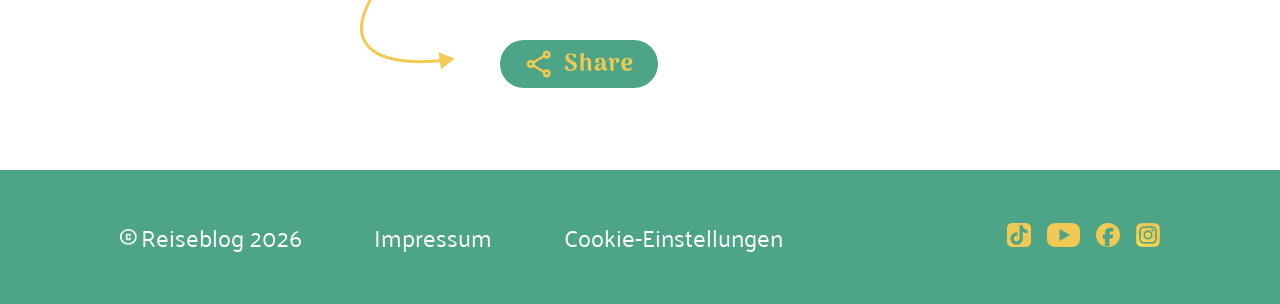
<file: html/jeremy-blog.html>
<!doctype html>
<html lang="en">
  <head>
    <meta charset="UTF-8" />
    <meta name="viewport" content="width=device-width, initial-scale=1.0" />
    <title>Blog Jeremy</title>
    <link rel="shortcut icon" href="../assets/icons/logo.png" type="image/x-icon"/>
    <link rel="stylesheet" href="../css/variablen.css" />
    <link rel="stylesheet" href="../css/fonts.css" />
    <link rel="stylesheet" href="../css/jeremy-blog/jeremy-blog.css" />
    <link rel="stylesheet" href="../css/landingpage/footer.css" />
    <link rel="stylesheet" href="../css/landingpage/header.css" />
    <link rel="stylesheet" href="../css/navbar.css" />
    <link rel="stylesheet" href="../css/jeremy-blog/jeremy-style.css">
    <link rel="stylesheet" href="../css/landingpage/header.css" />
  </head>
  <body>
    <section class="landing-section">
      <header id="header">
            <a href="../index.html"><img src="../assets/icons/logo.png" alt="Travel Blog Logo" /></a>
            <div class="nav-header">
                <ul>
                    <li>
                        <a class="nav-highlight" href="../index.html#highlights"
                            >Highlights</a
                        >
                        <img
                            class="hover-highlights"
                            src="../assets/icons/header/hover-highlights.svg"
                            alt="Hover Highlights"
                        />
                    </li>
                    <li>
                        <a class="nav-faq" href="../index.html#faqs">FAQ</a>
                        <img
                            class="hover-faq"
                            src="../assets/icons/header/hover-faq.svg"
                            alt="Hover FAQ"
                        />
                    </li>
                    <li>
                        <a class="nav-contact" href="../index.html#contactform">Kontakt</a>
                        <img
                            class="hover-contact"
                            src="../assets/icons/header/hover-contact.svg"
                            alt="Hover Contact"
                        />
                    </li>
                </ul>
            </div>
        </header>
    </section>
    <main class="backgorund-main">
      <section class="content">
        <section class="position-content-author">
          <div class="content-author">
            <h3>Osaka Stadt des Essens</h3>
            <h2>Osaka Japans Chaos-Metropole</h2>
            <p>
              Osaka ist deshalb so außergewöhnlich, weil es den perfekten
              Kontrast zum oft steifen Restjapans bildet: Eine Stadt ohne
              Filter, in der weltklasse Streetfood, schriller Shopping-Wahnsinn
              und herzliche, humorvolle Menschen aufeinandertreffen.
            </p>
            <div class="icon-section">

              <div class="icons-set">
                <div class="icon">
                  <img
                    src="../assets/icons/blog/calendar-icon.svg"
                    alt="calendar"
                  />
                </div>
                <div class="icon">
                  <p>Date: 26.01.2026</p>
                </div>
              </div>
              <div class="icons-set">
                <div id="glasses" class="icon">
                  <img
                    src="../assets/icons/blog/readingtime-icon.svg"
                    alt="readingtime"
                  />
                </div>
                <div class="icon">
                  <p>Reading time: 6min</p>
                </div>
              </div>
              <div class="icons-set">
                <div class="icon">
                  <img
                    src="../assets/icons/blog/reading-icon.svg"
                    alt="reading-icon"
                  />
                </div>
                <div class="icon">
                  <p>Read: 164</p>
                </div>
              </div>
              <div class="icons-set">
                <div class="icon">
                  <img
                    src="../assets/icons/blog/share-icon-green.svg"
                    alt="share-icon-green"
                  />
                </div>
                <div class="icon">
                  <p>Shared: 18</p>
                </div>
              </div>
            </div>
          </div>
          <div class="text-author">
            <!-- <div class="text-author"> -->
            <img src="../assets/img/woman-author-direkt.png" alt="" />
            <div class="name-author">
              <h4>Jeremy Membrez</h4>
              <p id="author">Autor</p>
            </div>
            <p>
              Ich bin ein absoluter Japan Fan und liebe es quer druch Japan mit
              meiner Familie zu Reisen. Außerdem bin ich ein leidenschaftlicher
              Hobby Fotograf. Dinge die ich in Japan mag sind Anime, Kultur und
              das essen. Zu meinen Lieblingsstädten zählen Tokio, Hikone, Osaka
              und Shirahama.
            </p>
            <!-- </div> -->
          </div>
        </section>
        <p>
          Osaka ist das absolute Paradies für alle, die Japan ohne den steifen
          Alltags-Knigge erleben wollen. Hier gilt das inoffizielle Lebensmotto
          „Kuidaore“ – was übersetzt so viel bedeutet wie: Iss, bis du pleite
          umfällst! Wenn du Dotonbori betrittst, wirst du von gigantischen,
          mechanischen Leuchtkrabben und dem Duft von frisch frittierten
          Takoyaki (Oktopus-Bällchen) und Okonomiyaki (herzhafte Pfannkuchen)
          begrüßt. Hier wird nicht elegant genippt, sondern laut geschmatzt,
          gelacht und sich quer durch die Straßenstände gefuttert. Osaka ist
          laut, bunt und nimmt sich selbst nicht zu ernst – die perfekte
          Kulinarik-Therapie für hungrige Entdecker.
        </p>
      </section>
      <section class="content">
        <div class="rain-content">
          <h3>Rain days in Osaka</h3>
          <img
            src="../assets/img/blogseite/jeremy-blog/rain-days.png"
            alt="raindays"
          />
        </div>
        <p>
          Auch wenn Osaka für seine heißen Nächte berühmt ist, öffnet der Himmel
          besonders im Juni zur traditionellen Regenzeit (Tsuyu) gerne mal alle
          Schleusen. Wer den Wassermassen und rund 19 Regentagen entgehen will,
          plant seinen Shopping-Trip am besten für den August oder Oktober. Aber
          keine Sorge: Selbst an nassen Tagen lässt dich die Stadt nicht im
          Regen stehen. Die kilometerlangen, überdachten Einkaufsstraßen wie
          Shinsaibashi-Suji bieten das perfekte, trockene Refugium für Food-Koma
          und Kreditkarten-Therapie. Pack also einfach einen transparenten
          Schirm ein und mach es wie die Locals: Der beste Schutz gegen Regen
          ist ohnehin der Aufenthalt in einer dampfenden Takoyaki-Bude!
        </p>
      </section>
      <section class="content">
        <div class="diagram-position">
          <div class="diagram">
            <h3>Krabbe Dotonbori</h3>
            <p>
              Osaka ist das absolute Paradies für alle, die Japan ohne den
              steifen Alltags-Knigge erleben wollen. Hier gilt das inoffizielle
              Lebensmotto „Kuidaore“ was übersetzt so viel bedeutet wie: Iss,
              bis du pleite umfällst!
            </p>
            <img
              src="../assets/img/blogseite/jeremy-blog/activities.png"
              alt="activities"
            />
          </div>
          <div class="diagram">
            <h3>Shopping Therapie</h3>
            <p>
              Wer nach dem Food-Koma eine Kreditkarten-Therapie braucht, biegt
              einfach nach Shinsaibashi ab. Osaka ist ein Shopping-Mekka der
              Extraklasse, das von edlen Boutiquen bis zu völlig abgedrehten
              Vintage-Läden in Amerikamura bietet.
            </p>
            <img
              src="../assets/img/blogseite/jeremy-blog/guestroom.png"
              alt="guestroom"
            />
          </div> 
        </div>   
      </section>

      <section class="content">
        <p>
          Das Beste an Osaka? Wenn dir der Großstadttrubel doch mal zu viel
          wird, bist du in nur rund 40 Minuten mit der Kintetsu-Linie im
          historischen Nara. Nara ist weltberühmt für seine frei herumlaufenden,
          heiligen Sika-Hirsche, die gelernt haben, sich für Futter höflich zu
          verbeugen. Aber Vorsicht: Sobald du die speziellen Hirsch-Cracker
          (Shika-Senbei) in der Hand hältst, mutieren die süßen Bambis zu einer
          ultra-zielstrebigen Betteleinheit, die dir auch gerne mal sanft in den
          Hintern zwickt. Es ist der perfekte, witzige Tagesausflug, um riesige
          Buddha-Statuen zu bestaunen und tierische Selfies zu machen, bevor es
          abends zurück in die Neonwelt von Osaka geht.
        </p>
        




<section class="content">
  <div class="follow-me">
    <p>
      Folge mir für mehr Inhalte dieser Art und <br> teile den Artikel mit deinen Freunden!
    </p>
  </div>
<div class="share-container">
  <picture>
    <source media="(min-width: 767px)" srcset="../assets/icons/blog/share-arrow-desktop.svg">
  <img class="arrow-img" src="../assets/icons/blog/share-arrow.svg" alt="arrow-desktop">
  </picture>
  <input type="checkbox" id="share-button" class="share-checkbox">
  
  <label for="share-button" class="share-button">
    
    <img src="../assets/icons/blog/share-button.svg" alt="share-button" class="share-icon">
  </label>
  
  <div class="share-menu">
    <img class="link-icon" src="../assets/icons/blog/share-icon-green.svg" alt="Teilen" >
    <div class="share-links">
      <a href="https://de.linkedin.com/" class="share-link">LinkedIn</a>
      <a href="https://web.whatsapp.com/" class="share-link">WhatsApp</a>
    </div>
  </div>
</div>
</section>


      </section>
    </main>
    <footer>
            <div class="footer-text">
                <div>
                    <img
                        src="../assets/icons/footer/footer-copyright.png"
                        alt="copyright"
                    />
                    <p>Reiseblog 2026</p>
                </div>
                <a href="./imprint.html">Impressum</a>
                <p>Cookie-Einstellungen</p>
            </div>
            <div class="footer-icons">
                <a href="https://www.tiktok.com" target="_blank">
                    <img
                        src="../assets/icons/footer/footer-tiktok.png"
                        alt="tiktok"
                    />
                </a>

                <a href="https://www.youtube.com" target="_blank">
                    <img
                        src="../assets/icons/footer/footer-youtube.png"
                        alt="youtube"
                    />
                </a>

                <a href="https://www.facebook.com" target="_blank">
                    <img
                        src="../assets/icons/footer/footer-facebook.png"
                        alt="facebook"
                    />
                </a>

                <a href="https://www.instagram.com" target="_blank">
                    <img
                        src="../assets/icons/footer/footer-Instagram.png"
                        alt="instagram"
                    />
                </a>
            </div>
        </footer>
    <nav>
            <a href="#header">
                <img src="../assets/icons/navbar/navbar-home.png" />
            </a>
            <a href="#highlights">
                <img src="../assets/icons/navbar/navbar-rocket_launch.png" />
            </a>
            <a href="#faqs">
                <img src="../assets/icons/navbar/navbar-help.png" />
            </a>
            <a href="#contactform">
                <img src="../assets/icons/navbar/navbar-contact.png" />
            </a>
        </nav>
  </body>
</html>
</file>
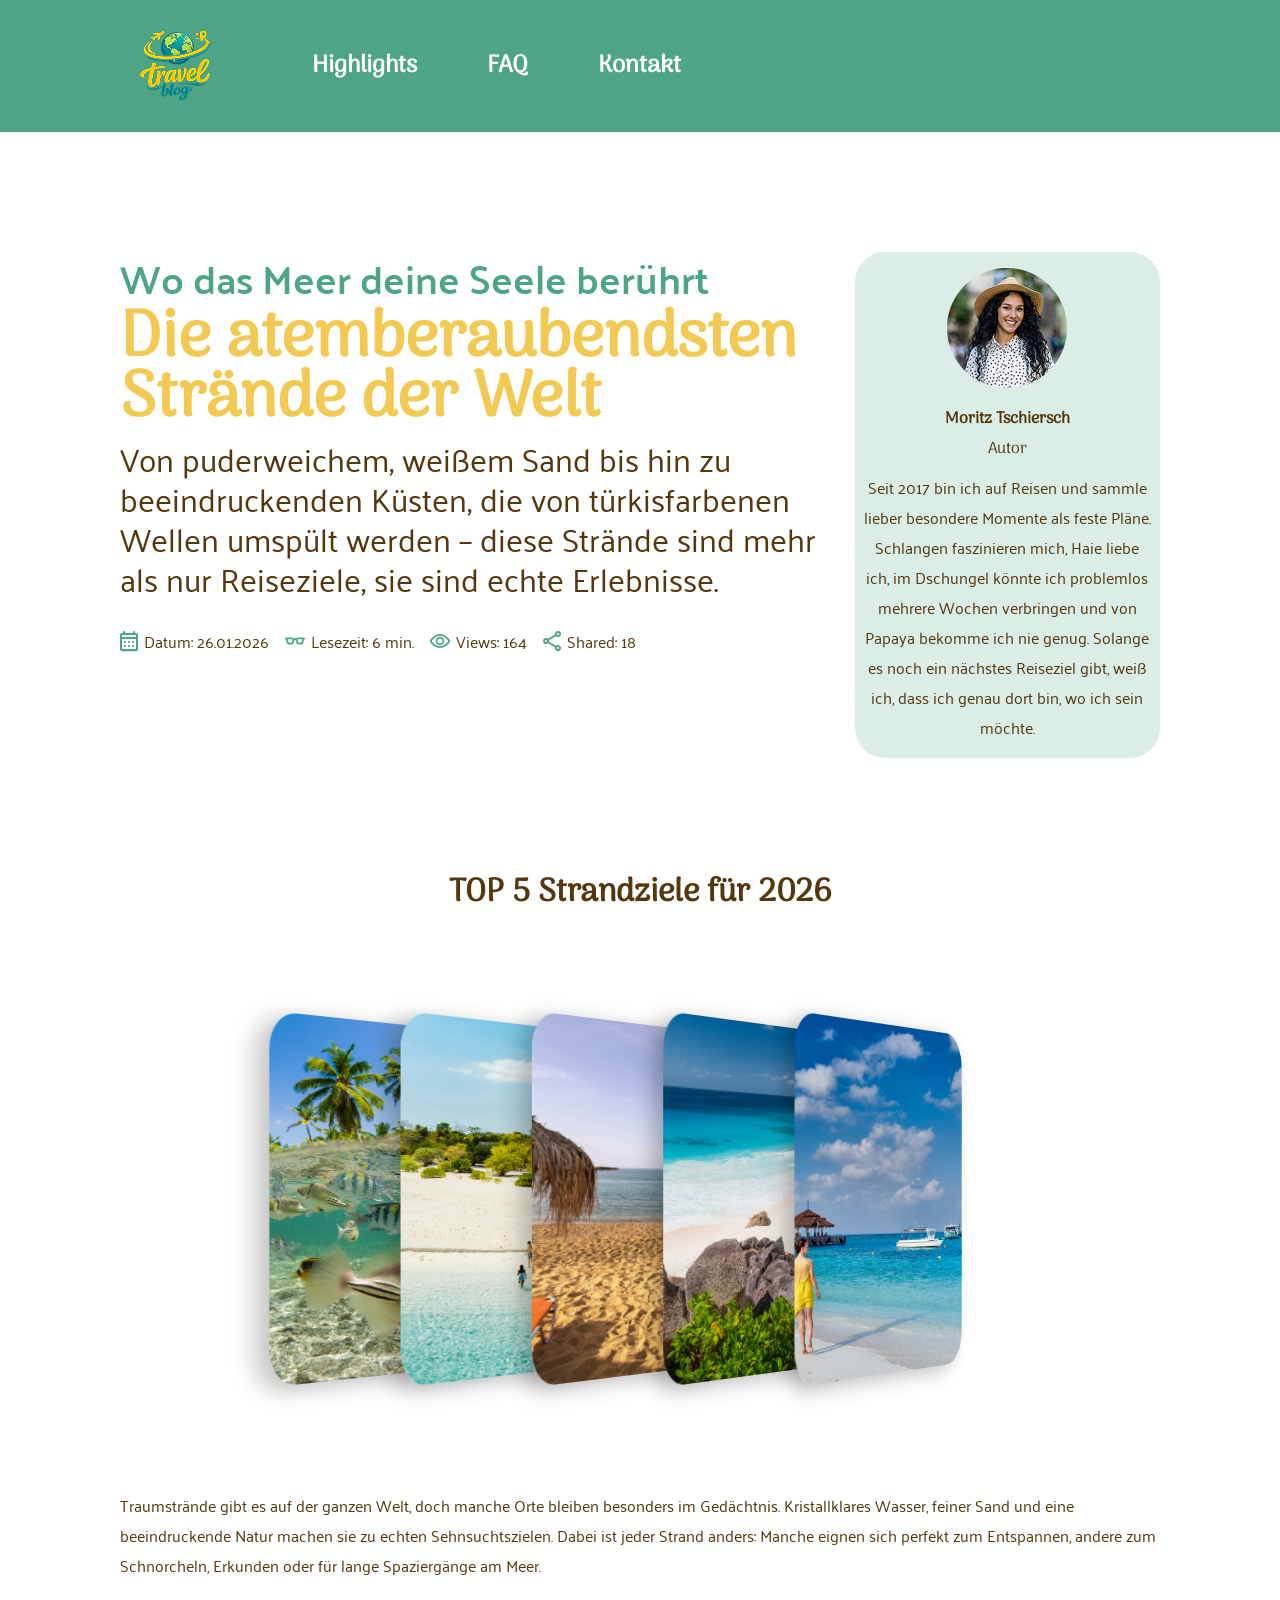
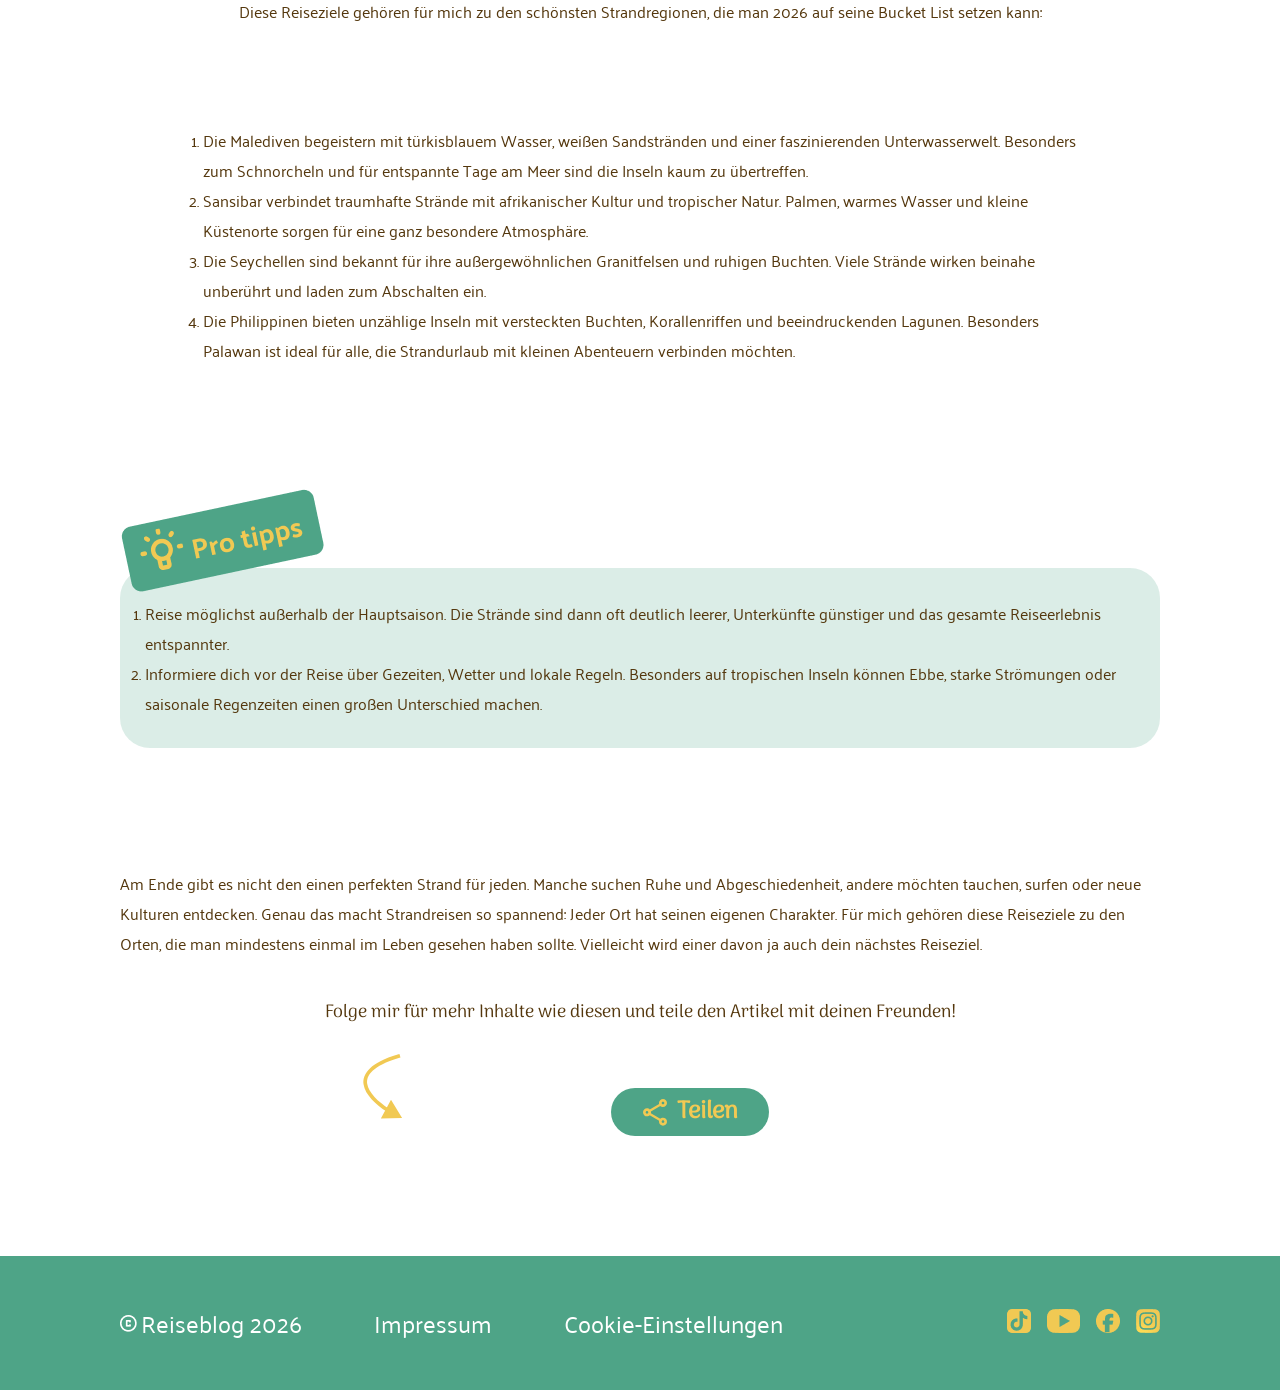
<file: html/moritz-blog.html>
<!DOCTYPE html>
<html lang="en">

<head>
    <meta charset="UTF-8">
    <meta name="viewport" content="width=device-width, initial-scale=1.0">
    <title>Document</title>
    <link
            rel="shortcut icon"
            href="../assets/icons/logo.png"
            type="image/x-icon"
        />

    <link rel="stylesheet" href="../css/variablen.css">
    <link rel="stylesheet" href="../css/fonts.css">
    <link rel="stylesheet" href="../css/moritz-blog/moritz-blog.css" />
    <link rel="stylesheet" href="../css/landingpage/footer.css">
    <link rel="stylesheet" href="../css/landingpage/header.css">
    <link rel="stylesheet" href="../css/navbar.css">
    <link rel="stylesheet" href="../css/style.css" />
</head>

<body>
    <section class="landing-section">
         <header id="header">
            <a href="../index.html"><img src="../assets/icons/logo.png" alt="Travel Blog Logo" /></a>
            <div class="nav-header">
                <ul>
                    <li>
                        <a class="nav-highlight" href="../index.html#highlights"
                            >Highlights</a
                        >
                        <img
                            class="hover-highlights"
                            src="../assets/icons/header/hover-highlights.svg"
                            alt="Hover Highlights"
                        />
                    </li>
                    <li>
                        <a class="nav-faq" href="../index.html#faqs">FAQ</a>
                        <img
                            class="hover-faq"
                            src="../assets/icons/header/hover-faq.svg"
                            alt="Hover FAQ"
                        />
                    </li>
                    <li>
                        <a class="nav-contact" href="../index.html#contactform">Kontakt</a>
                        <img
                            class="hover-contact"
                            src="../assets/icons/header/hover-contact.svg"
                            alt="Hover Contact"
                        />
                    </li>
                </ul>
            </div>
        </header>
    </section>
    <div class="content">
        <section class="intro">
            <div class="intro-text">
                <p class="first-text">Wo das Meer deine Seele berührt </p>
                <h1>Die atemberaubendsten Strände der Welt</h1>
                <p>Von puderweichem, weißem Sand bis hin zu beeindruckenden Küsten, die von türkisfarbenen Wellen umspült werden – diese Strände sind mehr als nur Reiseziele, sie sind echte Erlebnisse.</p>
                <div class="beacharticle-stats">
                    <div class="stat">  
                        <img src="../assets/icons/blog/calendar-icon.svg">
                        <p>Datum: 26.01.2026</p>
                    </div>
                    <div class="stat">  
                        <img src="../assets/icons/blog/readingtime-icon.svg">
                        <p>Lesezeit: 6 min.</p>
                    </div>
                    <div class="stat">  
                        <img src="../assets/icons/blog/reading-icon.svg">
                        <p>Views: 164</p>
                    </div>
                    <div class="stat">  
                        <img src="../assets/icons/blog/share-icon-green.svg">
                        <p>Shared: 18</p>
                    </div>
                </div>
            </div>
            <div class="intro-author">
                <img src="../assets/img/woman-author-direkt.png">
                <div class="author-text">
                    <h5>Moritz Tschiersch</h5>
                    <h6>Autor</h6>
                    <p>Seit 2017 bin ich auf Reisen und sammle lieber besondere Momente als feste Pläne. Schlangen faszinieren mich, Haie liebe ich, im Dschungel könnte ich problemlos mehrere Wochen verbringen und von Papaya bekomme ich nie genug. Solange es noch ein nächstes Reiseziel gibt, weiß ich, dass ich genau dort bin, wo ich sein möchte.</p>
                </div>
            </div>
        </section>
        <section class="destinations">
            <h4>
                TOP 5 Strandziele für 2026             
            </h4>
            <div class="radiobutton-destination">
                <div class="radiobutton-wrapper">
                    <img src="../assets/img/blogseite/destination/beach1.jpg" alt="beach1" class="destination-img">
                    <img src="../assets/img/blogseite/destination/beach2.jpg" alt="beach2" class="destination-img">
                    <img src="../assets/img/blogseite/destination/beach3.jpg" alt="beach3" class="destination-img">
                    <img src="../assets/img/blogseite/destination/beach4.jpg" alt="beach4" class="destination-img">
                    <img src="../assets/img/blogseite/destination/beach5.jpg" alt="beach5" class="destination-img">
                </div>
                <div class="radiobutton-buttons">
                    <input type="radio" name="slider-destinations" value="beach1" checked>
                    <input type="radio" name="slider-destinations" value="beach2">
                    <input type="radio" name="slider-destinations" value="beach3">
                    <input type="radio" name="slider-destinations" value="beach4">
                    <input type="radio" name="slider-destinations" value="beach5">
                </div>
            </div>
            <p>Traumstrände gibt es auf der ganzen Welt, doch manche Orte bleiben besonders im Gedächtnis. Kristallklares Wasser, feiner Sand und eine beeindruckende Natur machen sie zu echten Sehnsuchtszielen. Dabei ist jeder Strand anders: Manche eignen sich perfekt zum Entspannen, andere zum Schnorcheln, Erkunden oder für lange Spaziergänge am Meer. </p>
            <p>Diese Reiseziele gehören für mich zu den schönsten Strandregionen, die man 2026 auf seine Bucket List setzen kann:</p>
            <ol>
                <li>
                    Die Malediven begeistern mit türkisblauem Wasser, weißen Sandstränden und einer faszinierenden Unterwasserwelt. Besonders zum Schnorcheln und für entspannte Tage am Meer sind die Inseln kaum zu übertreffen. 
                </li>
                <li>
                    Sansibar verbindet traumhafte Strände mit afrikanischer Kultur und tropischer Natur. Palmen, warmes Wasser und kleine Küstenorte sorgen für eine ganz besondere Atmosphäre.  
                </li>
                <li>
                    Die Seychellen sind bekannt für ihre außergewöhnlichen Granitfelsen und ruhigen Buchten. Viele Strände wirken beinahe unberührt und laden zum Abschalten ein. 
                </li>
                <li>
                    Die Philippinen bieten unzählige Inseln mit versteckten Buchten, Korallenriffen und beeindruckenden Lagunen. Besonders Palawan ist ideal für alle, die Strandurlaub mit kleinen Abenteuern verbinden möchten. 
                </li>
            </ol>
        </section>
        <section class="protips">
            <img src="../assets/icons/blog/Frame 436.png" alt="protips">
            <ol>
                <li>
                    Reise möglichst außerhalb der Hauptsaison. Die Strände sind dann oft deutlich leerer, Unterkünfte günstiger und das gesamte Reiseerlebnis entspannter. 
                </li>
                <li>
                    Informiere dich vor der Reise über Gezeiten, Wetter und lokale Regeln. Besonders auf tropischen Inseln können Ebbe, starke Strömungen oder saisonale Regenzeiten einen großen Unterschied machen.  
                </li>
            </ol>
        </section>
        <section class="abschluss">
            <p>Am Ende gibt es nicht den einen perfekten Strand für jeden. Manche suchen Ruhe und Abgeschiedenheit, andere möchten tauchen, surfen oder neue Kulturen entdecken. Genau das macht Strandreisen so spannend: Jeder Ort hat seinen eigenen Charakter. Für mich gehören diese Reiseziele zu den Orten, die man mindestens einmal im Leben gesehen haben sollte. Vielleicht wird einer davon ja auch dein nächstes Reiseziel. </p>
            <div class="share">
                <p>Folge mir für mehr Inhalte wie diesen und teile den Artikel mit deinen Freunden!</p>
                <img src="../assets/icons/blog/share-arrow.svg" alt="pfeilicon">
                <input type="checkbox" id="sharebutton" name="sharebutton" value="sharebutton">
                <div class="shareslider">
                    <label for="sharebutton">
                        <img src="../assets/icons/blog/share-icon-yellow.svg" alt="shareicon">
                        <p>Teilen</p>
                    </label>
                    <img src="../assets/icons/blog/share-icon-green.svg" alt="shareicon">
                    <div class="sharelinks">
                        <a href="https://www.linkedin.com">LinkedIn</a>
                        <a href="https://www.whatsapp.com/">WhatsApp</a>
                    </div>
                </div>
            </div>
        </section>
    </div>
    <footer>
            <div class="footer-text">
                <div>
                    <img
                        src="../assets/icons/footer/footer-copyright.png"
                        alt="copyright"
                    />
                    <p>Reiseblog 2026</p>
                </div>
                <a href="./imprint.html">Impressum</a>
                <p>Cookie-Einstellungen</p>
            </div>
            <div class="footer-icons">
                <a href="https://www.tiktok.com" target="_blank">
                    <img
                        src="../assets/icons/footer/footer-tiktok.png"
                        alt="tiktok"
                    />
                </a>

                <a href="https://www.youtube.com" target="_blank">
                    <img
                        src="../assets/icons/footer/footer-youtube.png"
                        alt="youtube"
                    />
                </a>

                <a href="https://www.facebook.com" target="_blank">
                    <img
                        src="../assets/icons/footer/footer-facebook.png"
                        alt="facebook"
                    />
                </a>

                <a href="https://www.instagram.com" target="_blank">
                    <img
                        src="../assets/icons/footer/footer-Instagram.png"
                        alt="instagram"
                    />
                </a>
            </div>
        </footer>
    <nav>
        <a href="../html/index.html#header"> 
            <img src="../assets/icons/navbar/navbar-home.png">
        </a>
        <a href="../html/index.html#highlights"> 
            <img src="../assets/icons/navbar/navbar-rocket_launch.png">
        </a>
        <a href="../html/index.html#faqs"> 
            <img src="../assets/icons/navbar/navbar-help.png">
        </a>
        <a href="../html/index.html#contactform"> 
            <img src="../assets/icons/navbar/navbar-contact.png">
        </a>
    </nav>
</body>
</html>
</file>
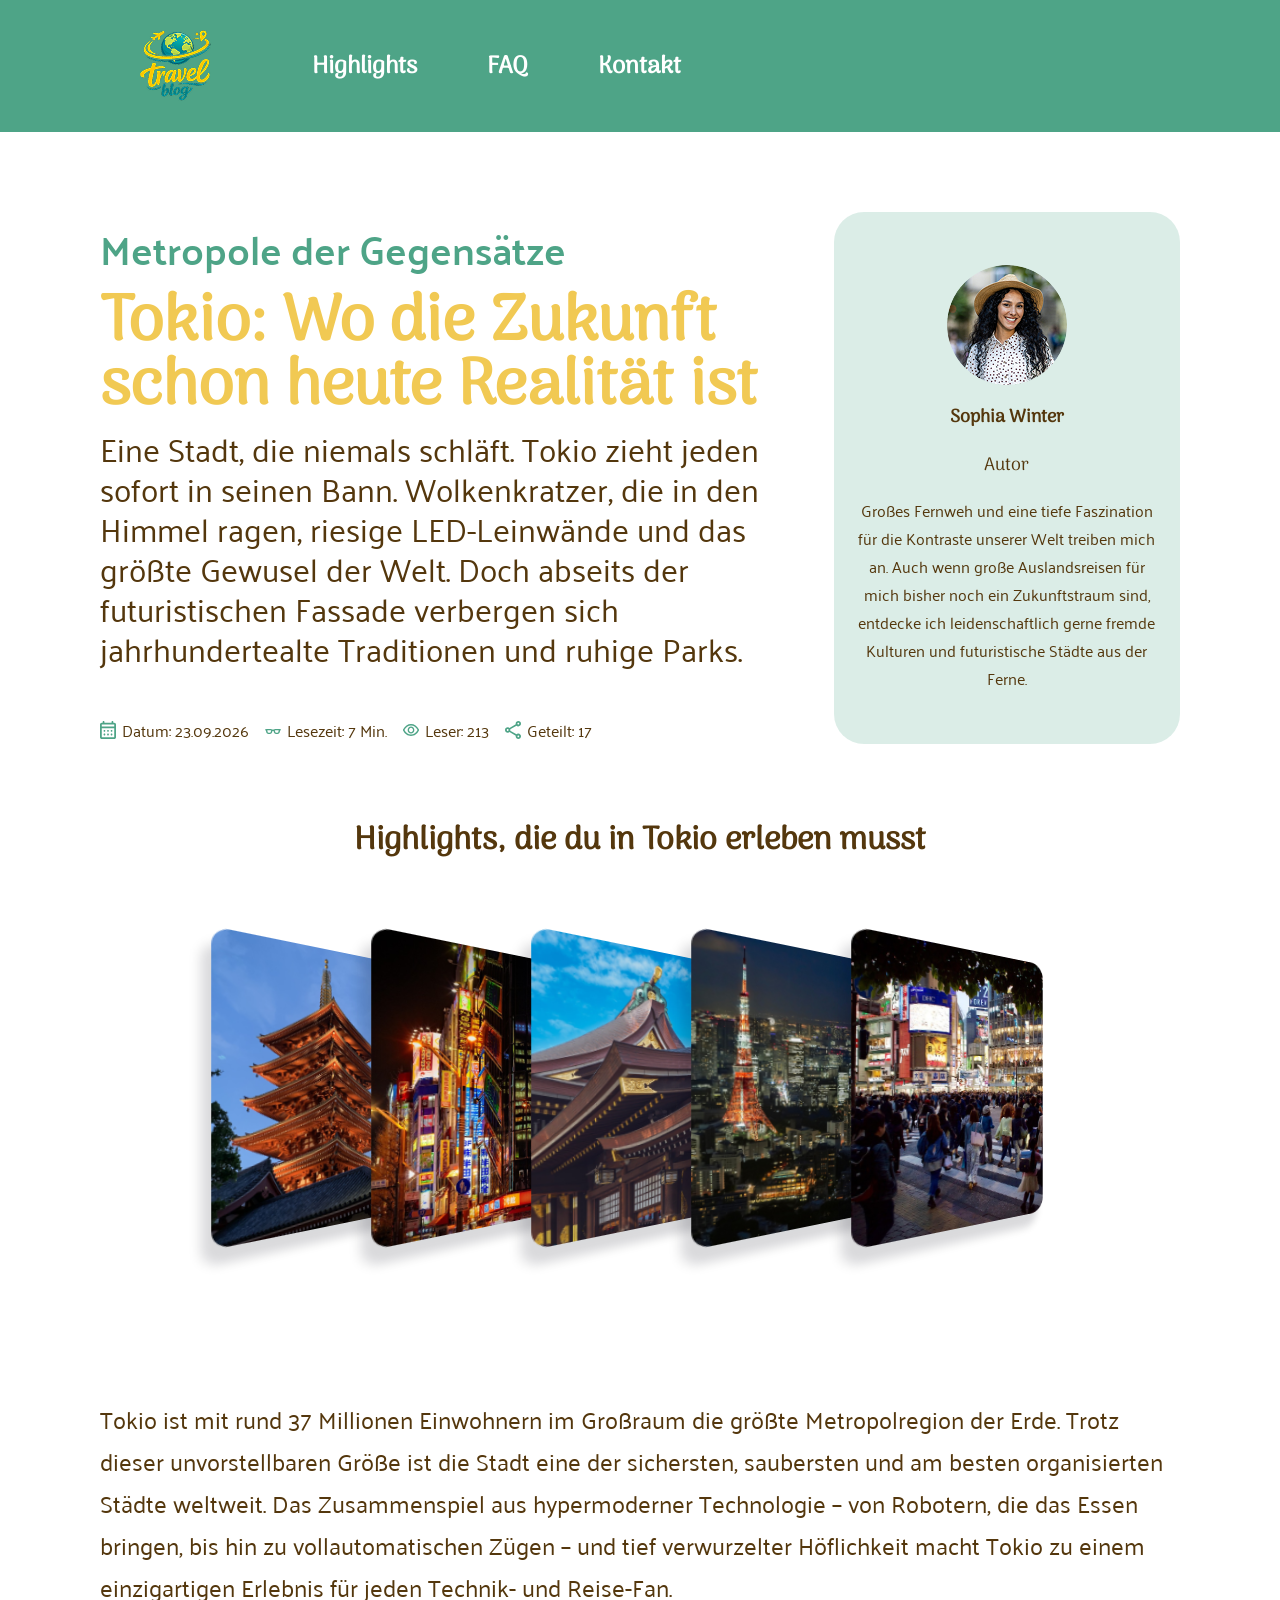
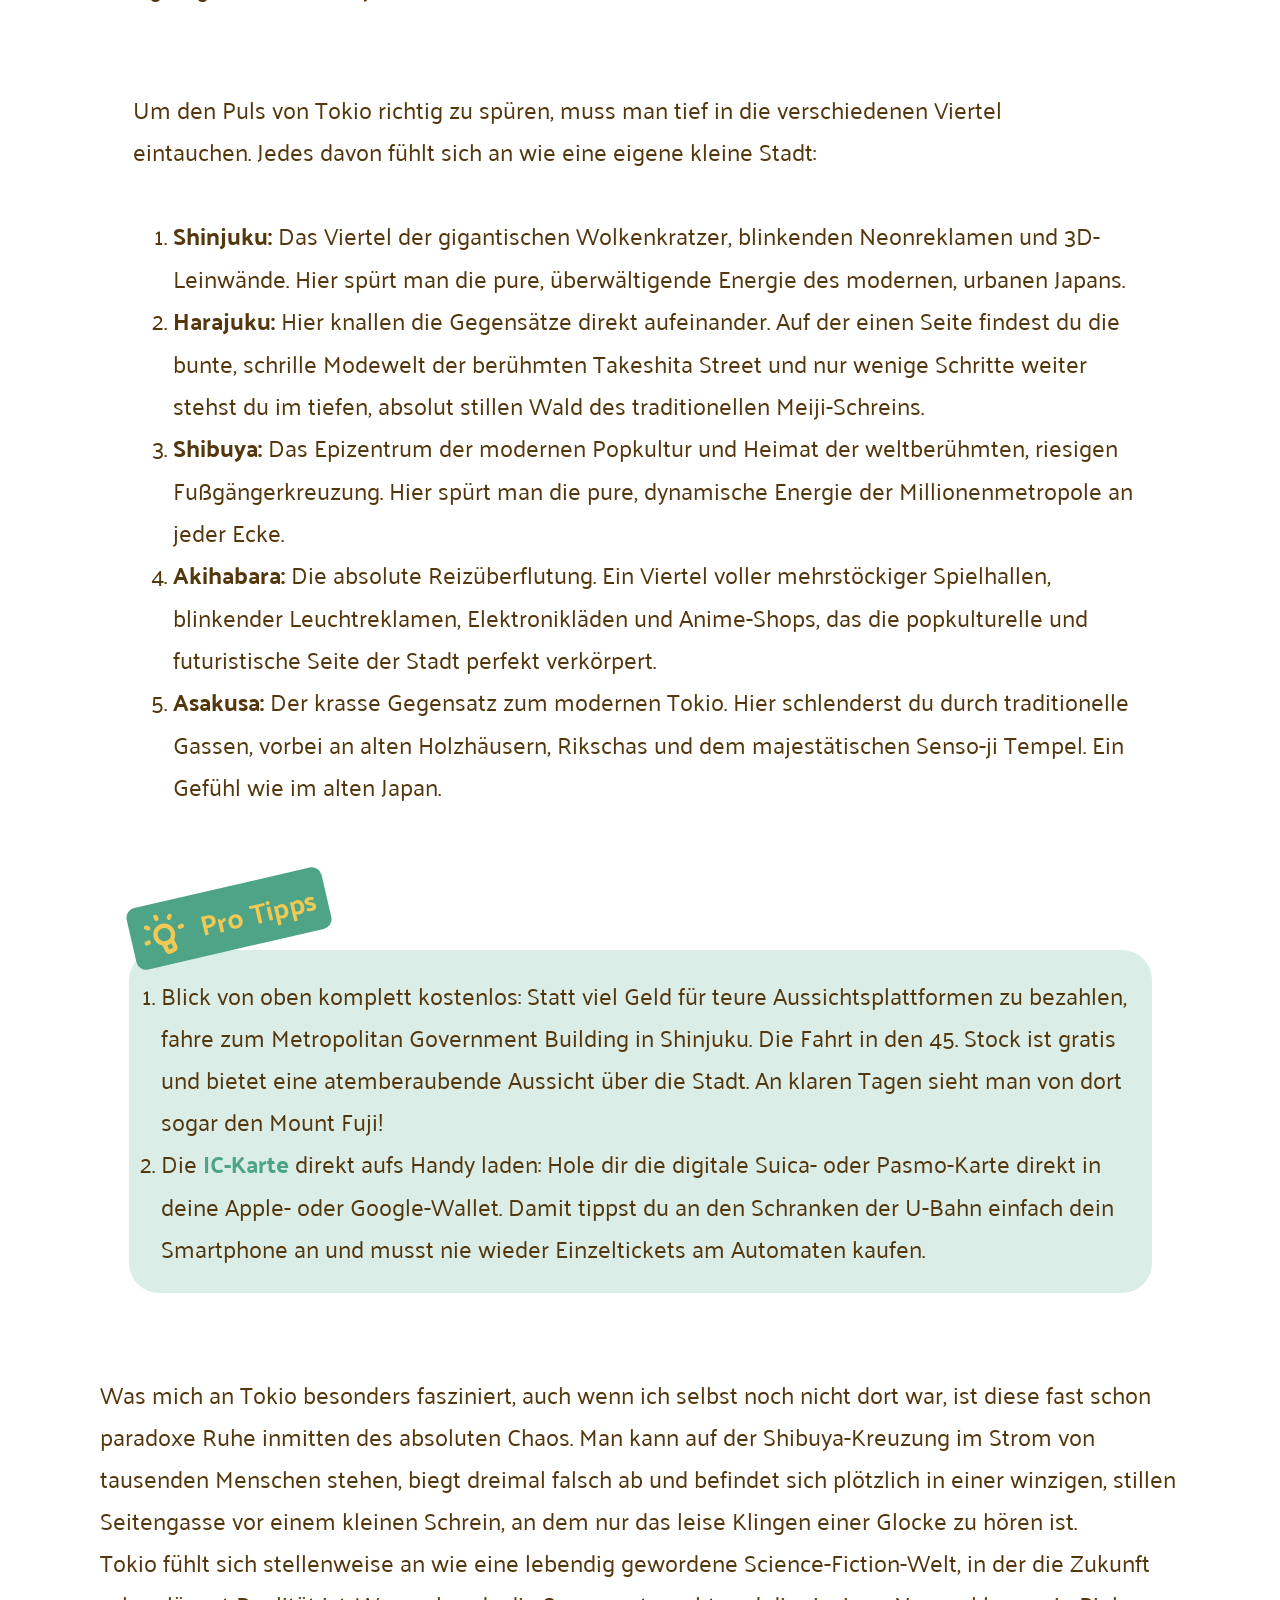
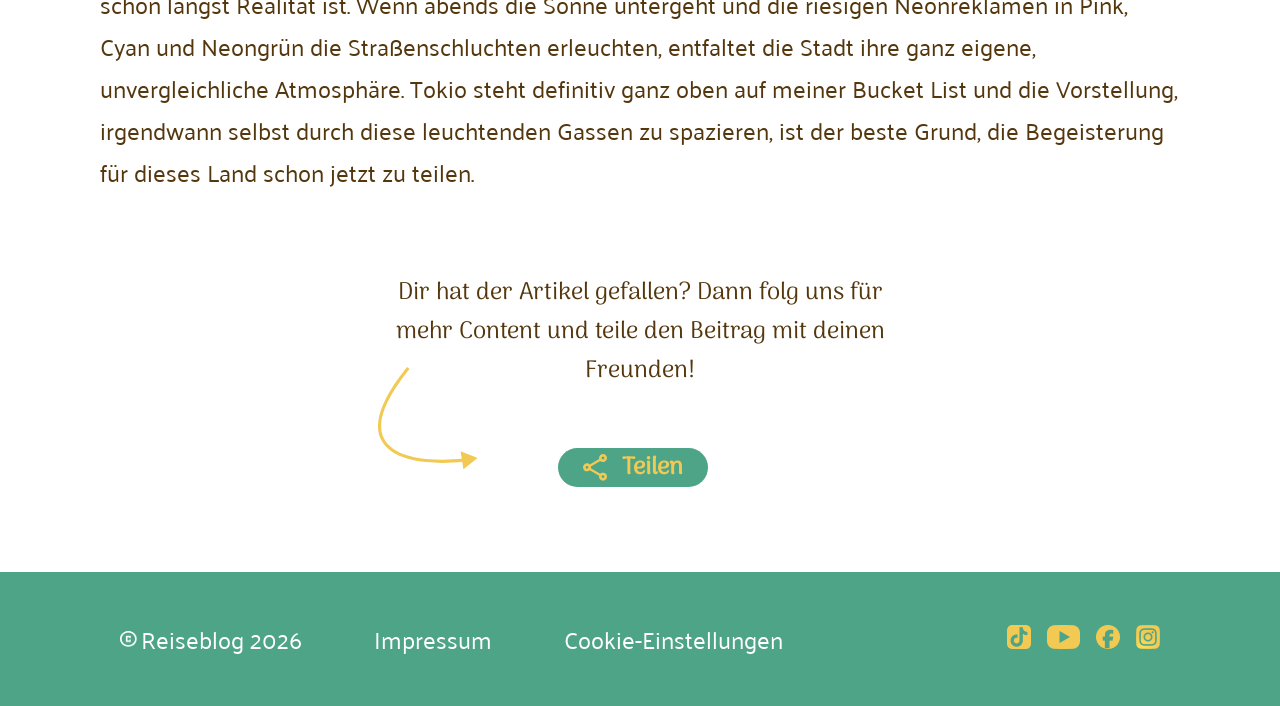
<file: html/sophia-blog.html>
<!doctype html>
<html lang="de">
    <head>
        <meta charset="UTF-8" />
        <meta name="viewport" content="width=device-width, initial-scale=1.0" />
        <title>Reiseblog</title>
        <link
            rel="shortcut icon"
            href="../assets/icons/logo.png"
            type="image/x-icon"
        />
        <link rel="stylesheet" href="../css/variablen.css" />
        <link rel="stylesheet" href="../css/fonts.css" />
        <link rel="stylesheet" href="../css/landingpage/header.css" />
        <link rel="stylesheet" href="../css/landingpage/footer.css" />
        <link rel="stylesheet" href="../css/navbar.css" />
        <link rel="stylesheet" href="../css/style.css" />
        <link rel="stylesheet" href="../css/sophia-blog/sophia-blog.css" />
    </head>
    <body>
        <header id="header">
            <a href="../index.html"
                ><img src="../assets/icons/logo.png" alt="Travel Blog Logo"
            /></a>
            <div class="nav-header">
                <ul>
                    <li>
                        <a class="nav-highlight" href="../index.html#highlights"
                            >Highlights</a
                        >
                        <img
                            class="hover-highlights"
                            src="../assets/icons/header/hover-highlights.svg"
                            alt="Hover Highlights"
                        />
                    </li>
                    <li>
                        <a class="nav-faq" href="../index.html#faqs">FAQ</a>
                        <img
                            class="hover-faq"
                            src="../assets/icons/header/hover-faq.svg"
                            alt="Hover FAQ"
                        />
                    </li>
                    <li>
                        <a class="nav-contact" href="../index.html#contactform"
                            >Kontakt</a
                        >
                        <img
                            class="hover-contact"
                            src="../assets/icons/header/hover-contact.svg"
                            alt="Hover Contact"
                        />
                    </li>
                </ul>
            </div>
        </header>
        <main>
            <section class="head-section">
                <div class="head-left">
                    <h2>Metropole der Gegensätze</h2>
                    <h1>Tokio: Wo die Zukunft schon heute Realität ist</h1>
                    <p>
                        Eine Stadt, die niemals schläft. Tokio zieht jeden
                        sofort in seinen Bann. Wolkenkratzer, die in den Himmel
                        ragen, riesige LED-Leinwände und das größte Gewusel der
                        Welt. Doch abseits der futuristischen Fassade verbergen
                        sich jahrhundertealte Traditionen und ruhige Parks.
                    </p>
                    <div class="stats">
                        <div>
                            <img
                                src="../assets/icons/blog/calendar-icon.svg"
                                alt="Calendar-Icon"
                            />
                            <p>Datum: 23.09.2026</p>
                        </div>
                        <div>
                            <img class="reading-time-icon"
                                src="../assets/icons/blog/readingtime-icon.svg"
                                alt="Reading-time-Icon"
                            />
                            <p>Lesezeit: 7 Min.</p>
                        </div>
                        <div>
                            <img
                                src="../assets/icons/blog/reading-icon.svg"
                                alt="Read-Icon"
                            />
                            <p>Leser: 213</p>
                        </div>
                        <div>
                            <img
                                src="../assets/icons/blog/share-icon-green.svg"
                                alt="Shared-Icon"
                            />
                            <p>Geteilt: 17</p>
                        </div>
                    </div>
                </div>
                <div class="head-right">
                    <img
                        src="../assets/img/woman-author-direkt.png"
                        alt="Author-Image"
                    />
                    <h3>Sophia Winter</h3>
                    <h4>Autor</h4>
                    <p>
                        Großes Fernweh und eine tiefe Faszination für die
                        Kontraste unserer Welt treiben mich an. Auch wenn große
                        Auslandsreisen für mich bisher noch ein Zukunftstraum
                        sind, entdecke ich leidenschaftlich gerne fremde
                        Kulturen und futuristische Städte aus der Ferne.
                    </p>
                </div>
            </section>
            <section class="slider-section">
                <h3>Highlights, die du in Tokio erleben musst</h3>
                <div class="slider">
                    <input
                        type="radio"
                        name="radiobutton"
                        value="one"
                        checked
                    />
                    <input type="radio" name="radiobutton" value="two" />
                    <input type="radio" name="radiobutton" value="three" />
                    <input type="radio" name="radiobutton" value="four" />
                    <input type="radio" name="radiobutton" value="five" />
                    <div class="slider-wrapper">
                        <img
                            class="slider-element element-one"
                            src="../assets/img/blogseite/tokio/temple.jpg"
                            alt="Temple"
                        />
                        <img
                            class="slider-element element-two"
                            src="../assets/img/blogseite/tokio/akihabara.jpg"
                            alt="Akihabara"
                        />
                        <img
                            class="slider-element element-three"
                            src="../assets/img/blogseite/tokio/meiji.jpg"
                            alt="Meiji-Shrine"
                        />
                        <img
                            class="slider-element element-four"
                            src="../assets/img/blogseite/tokio/tokyo-tower.jpg"
                            alt="Tokio Tower"
                        />
                        <img
                            class="slider-element element-five"
                            src="../assets/img/blogseite/tokio/shibuya.jpg"
                            alt="Shibuya"
                        />
                    </div>
                </div>
            </section>
            <section class="text-section">
                <p class="full-length-p">
                    Tokio ist mit rund 37 Millionen Einwohnern im Großraum die
                    größte Metropolregion der Erde. Trotz dieser unvorstellbaren
                    Größe ist die Stadt eine der sichersten, saubersten und am
                    besten organisierten Städte weltweit. Das Zusammenspiel aus
                    hypermoderner Technologie – von Robotern, die das Essen
                    bringen, bis hin zu vollautomatischen Zügen – und tief
                    verwurzelter Höflichkeit macht Tokio zu einem einzigartigen
                    Erlebnis für jeden Technik- und Reise-Fan.
                </p>
                <div class="top-list">
                    <p>
                        Um den Puls von Tokio richtig zu spüren, muss man tief
                        in die verschiedenen Viertel eintauchen. Jedes davon
                        fühlt sich an wie eine eigene kleine Stadt:
                    </p>
                    <br />
                    <ol>
                        <li>
                            <span>Shinjuku:</span> Das Viertel der gigantischen
                            Wolkenkratzer, blinkenden Neonreklamen und
                            3D-Leinwände. Hier spürt man die pure,
                            überwältigende Energie des modernen, urbanen Japans.
                        </li>
                        <li>
                            <span>Harajuku:</span> Hier knallen die Gegensätze
                            direkt aufeinander. Auf der einen Seite findest du
                            die bunte, schrille Modewelt der berühmten Takeshita
                            Street und nur wenige Schritte weiter stehst du im
                            tiefen, absolut stillen Wald des traditionellen
                            Meiji-Schreins.
                        </li>
                        <li>
                            <span>Shibuya:</span> Das Epizentrum der modernen
                            Popkultur und Heimat der weltberühmten, riesigen
                            Fußgängerkreuzung. Hier spürt man die pure,
                            dynamische Energie der Millionenmetropole an jeder
                            Ecke.
                        </li>
                        <li>
                            <span>Akihabara:</span> Die absolute
                            Reizüberflutung. Ein Viertel voller mehrstöckiger
                            Spielhallen, blinkender Leuchtreklamen,
                            Elektronikläden und Anime-Shops, das die
                            popkulturelle und futuristische Seite der Stadt
                            perfekt verkörpert.
                        </li>
                        <li>
                            <span>Asakusa:</span> Der krasse Gegensatz zum
                            modernen Tokio. Hier schlenderst du durch
                            traditionelle Gassen, vorbei an alten Holzhäusern,
                            Rikschas und dem majestätischen Senso-ji Tempel. Ein
                            Gefühl wie im alten Japan.
                        </li>
                    </ol>
                </div>
                <div class="bottom-list">
                    <div class="tipp-box">
                        <img
                            src="../assets/icons/blog/lightbulb-tipps-icon.svg"
                            alt="Lightbulb-Icon"
                        />
                        <p>Pro Tipps</p>
                    </div>
                    <ol>
                        <li>
                            Blick von oben komplett kostenlos: Statt viel Geld
                            für teure Aussichtsplattformen zu bezahlen, fahre
                            zum Metropolitan Government Building in Shinjuku.
                            Die Fahrt in den 45. Stock ist gratis und bietet
                            eine atemberaubende Aussicht über die Stadt. An
                            klaren Tagen sieht man von dort sogar den Mount
                            Fuji!
                        </li>
                        <li>
                            Die
                            <a
                                href="https://www.japan-experience.com/de/japanreise-planen/japanwissen/reisen-in-japan/suica-alles-was-man-uber-ic-karte-wissen-muss"
                                target="_blank"
                                >IC-Karte</a
                            >
                            direkt aufs Handy laden: Hole dir die digitale
                            Suica- oder Pasmo-Karte direkt in deine Apple- oder
                            Google-Wallet. Damit tippst du an den Schranken der
                            U-Bahn einfach dein Smartphone an und musst nie
                            wieder Einzeltickets am Automaten kaufen.
                        </li>
                    </ol>
                </div>
                <p class="full-length-p">
                    Was mich an Tokio besonders fasziniert, auch wenn ich selbst
                    noch nicht dort war, ist diese fast schon paradoxe Ruhe
                    inmitten des absoluten Chaos. Man kann auf der
                    Shibuya-Kreuzung im Strom von tausenden Menschen stehen,
                    biegt dreimal falsch ab und befindet sich plötzlich in einer
                    winzigen, stillen Seitengasse vor einem kleinen Schrein, an
                    dem nur das leise Klingen einer Glocke zu hören ist.
                    <br />
                    Tokio fühlt sich stellenweise an wie eine lebendig gewordene
                    Science-Fiction-Welt, in der die Zukunft schon längst
                    Realität ist. Wenn abends die Sonne untergeht und die
                    riesigen Neonreklamen in Pink, Cyan und Neongrün die
                    Straßenschluchten erleuchten, entfaltet die Stadt ihre ganz
                    eigene, unvergleichliche Atmosphäre. Tokio steht definitiv
                    ganz oben auf meiner Bucket List und die Vorstellung,
                    irgendwann selbst durch diese leuchtenden Gassen zu
                    spazieren, ist der beste Grund, die Begeisterung für dieses
                    Land schon jetzt zu teilen.
                </p>
            </section>
            <section class="share-section">
                <p>
                    Dir hat der Artikel gefallen? Dann folg uns für mehr Content
                    und teile den Beitrag mit deinen Freunden!
                </p>
                <picture>
                    <source
                        media="(min-width: 769px)"
                        srcset="../assets/icons/blog/share-arrow-desktop.svg"
                    />
                    <img
                        class="share-arrow"
                        src="../assets/icons/blog/share-arrow.svg"
                        alt="Share-Arrow"
                    />
                </picture>
                <div class="share-button">
                    <input
                        type="checkbox"
                        name="share-button"
                        id="share-button"
                    />
                    <label for="share-button">
                        <img
                            src="../assets/icons/blog/share-icon-yellow.svg"
                            alt="Share-Icon"
                        />
                        <p>Teilen</p>
                    </label>
                    <div class="share-links">
                        <img
                            src="../assets/icons/blog/share-icon-green.svg"
                            alt="Share-Icon"
                        />
                        <div class="link-list">
                            <a href="https://de.linkedin.com/" target="_blank"
                                >LinkedIn</a
                            >
                            <a
                                href="https://www.whatsapp.com/?lang=de"
                                target="_blank"
                                >WhatsApp</a
                            >
                        </div>
                    </div>
                </div>
            </section>
        </main>
        <footer>
            <div class="footer-text">
                <div>
                    <img
                        src="../assets/icons/footer/footer-copyright.png"
                        alt="copyright"
                    />
                    <p>Reiseblog 2026</p>
                </div>
                <a href="./imprint.html">Impressum</a>
                <p>Cookie-Einstellungen</p>
            </div>
            <div class="footer-icons">
                <a href="https://www.tiktok.com" target="_blank">
                    <img
                        src="../assets/icons/footer/footer-tiktok.png"
                        alt="tiktok"
                    />
                </a>

                <a href="https://www.youtube.com" target="_blank">
                    <img
                        src="../assets/icons/footer/footer-youtube.png"
                        alt="youtube"
                    />
                </a>

                <a href="https://www.facebook.com" target="_blank">
                    <img
                        src="../assets/icons/footer/footer-facebook.png"
                        alt="facebook"
                    />
                </a>

                <a href="https://www.instagram.com" target="_blank">
                    <img
                        src="../assets/icons/footer/footer-Instagram.png"
                        alt="instagram"
                    />
                </a>
            </div>
        </footer>
        <nav>
            <a href="../html/index.html#header">
                <img src="../assets/icons/navbar/navbar-home.png" />
            </a>
            <a href="../html/index.html#highlights">
                <img src="../assets/icons/navbar/navbar-rocket_launch.png" />
            </a>
            <a href="../html/index.html#faqs">
                <img src="../assets/icons/navbar/navbar-help.png" />
            </a>
            <a href="../html/index.html#contactform">
                <img src="../assets/icons/navbar/navbar-contact.png" />
            </a>
        </nav>
    </body>
</html>
</file>
<file: css/variablen.css>
:root {
    --yellow: #f1c953;
    --green: rgba(78, 164, 135);
    --greentransparent: rgba(78, 164, 135, 0.2);
    --grey: #737373;

    --mainfontsize: clamp(16px, 2.2vw, 24px);
    --arima: "Arima";
    --pala: "Palanquin";
    --paladark: "Palanquin Dark";

    --hfontweight: 700;
    --h1fontsize: clamp(40px, 6vw, 64px);
    --h2fontsize: clamp(40px, 5vw, 52px);
}
</file>
<file: css/fonts.css>
/* arima-100 - latin */
@font-face {
  font-display: swap; /* Check https://developer.mozilla.org/en-US/docs/Web/CSS/@font-face/font-display for other options. */
  font-family: 'Arima';
  font-style: normal;
  font-weight: 100;
  src: url('../assets/fonts/neuefonts/arima-v7-latin-100.woff2') format('woff2'); /* Chrome 36+, Opera 23+, Firefox 39+, Safari 12+, iOS 10+ */
}

/* arima-200 - latin */
@font-face {
  font-display: swap; /* Check https://developer.mozilla.org/en-US/docs/Web/CSS/@font-face/font-display for other options. */
  font-family: 'Arima';
  font-style: normal;
  font-weight: 200;
  src: url('../assets/fonts/neuefonts/arima-v7-latin-200.woff2') format('woff2'); /* Chrome 36+, Opera 23+, Firefox 39+, Safari 12+, iOS 10+ */
}

/* arima-300 - latin */
@font-face {
  font-display: swap; /* Check https://developer.mozilla.org/en-US/docs/Web/CSS/@font-face/font-display for other options. */
  font-family: 'Arima';
  font-style: normal;
  font-weight: 300;
  src: url('../assets/fonts/neuefonts/arima-v7-latin-300.woff2') format('woff2'); /* Chrome 36+, Opera 23+, Firefox 39+, Safari 12+, iOS 10+ */
}

/* arima-regular - latin */
@font-face {
  font-display: swap; /* Check https://developer.mozilla.org/en-US/docs/Web/CSS/@font-face/font-display for other options. */
  font-family: 'Arima';
  font-style: normal;
  font-weight: 400;
  src: url('../assets/fonts/neuefonts/arima-v7-latin-regular.woff2') format('woff2'); /* Chrome 36+, Opera 23+, Firefox 39+, Safari 12+, iOS 10+ */
}

/* arima-500 - latin */
@font-face {
  font-display: swap; /* Check https://developer.mozilla.org/en-US/docs/Web/CSS/@font-face/font-display for other options. */
  font-family: 'Arima', sans-serif;
  font-style: normal;
  font-weight: 500;
  src: url('../assets/fonts/neuefonts/arima-v7-latin-500.woff2') format('woff2'); /* Chrome 36+, Opera 23+, Firefox 39+, Safari 12+, iOS 10+ */
}

/* arima-600 - latin */
@font-face {
  font-display: swap; /* Check https://developer.mozilla.org/en-US/docs/Web/CSS/@font-face/font-display for other options. */
  font-family: 'Arima', sans-serif;
  font-style: normal;
  font-weight: 600;
  src: url('../assets/fonts/neuefonts/arima-v7-latin-600.woff2') format('woff2'); /* Chrome 36+, Opera 23+, Firefox 39+, Safari 12+, iOS 10+ */
}

/* arima-700 - latin */
@font-face {
  font-display: swap; /* Check https://developer.mozilla.org/en-US/docs/Web/CSS/@font-face/font-display for other options. */
  font-family: 'Arima', sans-serif;
  font-style: normal;
  font-weight: 700;
  src: url('../assets/fonts/neuefonts/arima-v7-latin-700.woff2') format('woff2'); /* Chrome 36+, Opera 23+, Firefox 39+, Safari 12+, iOS 10+ */
}

/* palanquin-100 - latin */
@font-face {
  font-display: swap; /* Check https://developer.mozilla.org/en-US/docs/Web/CSS/@font-face/font-display for other options. */
  font-family: 'Palanquin';
  font-style: normal;
  font-weight: 100;
  src: url('../assets/fonts/neuefonts/palanquin-v17-latin-100.woff2') format('woff2'); /* Chrome 36+, Opera 23+, Firefox 39+, Safari 12+, iOS 10+ */
}
/* palanquin-200 - latin */
@font-face {
  font-display: swap; /* Check https://developer.mozilla.org/en-US/docs/Web/CSS/@font-face/font-display for other options. */
  font-family: 'Palanquin';
  font-style: normal;
  font-weight: 200;
  src: url('../assets/fonts/neuefonts/palanquin-v17-latin-200.woff2') format('woff2'); /* Chrome 36+, Opera 23+, Firefox 39+, Safari 12+, iOS 10+ */
}
/* palanquin-300 - latin */
@font-face {
  font-display: swap; /* Check https://developer.mozilla.org/en-US/docs/Web/CSS/@font-face/font-display for other options. */
  font-family: 'Palanquin';
  font-style: normal;
  font-weight: 300;
  src: url('../assets/fonts/neuefonts/palanquin-v17-latin-300.woff2') format('woff2'); /* Chrome 36+, Opera 23+, Firefox 39+, Safari 12+, iOS 10+ */
}
/* palanquin-regular - latin */
@font-face {
  font-display: swap; /* Check https://developer.mozilla.org/en-US/docs/Web/CSS/@font-face/font-display for other options. */
  font-family: 'Palanquin';
  font-style: normal;
  font-weight: 400;
  src: url('../assets/fonts/neuefonts/palanquin-v17-latin-regular.woff2') format('woff2'); /* Chrome 36+, Opera 23+, Firefox 39+, Safari 12+, iOS 10+ */
}
/* palanquin-500 - latin */
@font-face {
  font-display: swap; /* Check https://developer.mozilla.org/en-US/docs/Web/CSS/@font-face/font-display for other options. */
  font-family: 'Palanquin';
  font-style: normal;
  font-weight: 500;
  src: url('../assets/fonts/neuefonts/palanquin-v17-latin-500.woff2') format('woff2'); /* Chrome 36+, Opera 23+, Firefox 39+, Safari 12+, iOS 10+ */
}
/* palanquin-600 - latin */
@font-face {
  font-display: swap; /* Check https://developer.mozilla.org/en-US/docs/Web/CSS/@font-face/font-display for other options. */
  font-family: 'Palanquin';
  font-style: normal;
  font-weight: 600;
  src: url('../assets/fonts/neuefonts/palanquin-v17-latin-600.woff2') format('woff2'); /* Chrome 36+, Opera 23+, Firefox 39+, Safari 12+, iOS 10+ */
}
/* palanquin-700 - latin */
@font-face {
  font-display: swap; /* Check https://developer.mozilla.org/en-US/docs/Web/CSS/@font-face/font-display for other options. */
  font-family: 'Palanquin';
  font-style: normal;
  font-weight: 700;
  src: url('../assets/fonts/neuefonts/palanquin-v17-latin-700.woff2') format('woff2'); /* Chrome 36+, Opera 23+, Firefox 39+, Safari 12+, iOS 10+ */
}

/* palanquin-dark-regular - latin */
@font-face {
  font-display: swap; /* Check https://developer.mozilla.org/en-US/docs/Web/CSS/@font-face/font-display for other options. */
  font-family: 'Palanquin Dark';
  font-style: normal;
  font-weight: 400;
  src: url('../assets/fonts/neuefonts/palanquin-dark-v17-latin-regular.woff2') format('woff2'); /* Chrome 36+, Opera 23+, Firefox 39+, Safari 12+, iOS 10+ */
}
/* palanquin-dark-500 - latin */
@font-face {
  font-display: swap; /* Check https://developer.mozilla.org/en-US/docs/Web/CSS/@font-face/font-display for other options. */
  font-family: 'Palanquin Dark';
  font-style: normal;
  font-weight: 500;
  src: url('../assets/fonts/neuefonts/palanquin-dark-v17-latin-500.woff2') format('woff2'); /* Chrome 36+, Opera 23+, Firefox 39+, Safari 12+, iOS 10+ */
}
/* palanquin-dark-600 - latin */
@font-face {
  font-display: swap; /* Check https://developer.mozilla.org/en-US/docs/Web/CSS/@font-face/font-display for other options. */
  font-family: 'Palanquin Dark';
  font-style: normal;
  font-weight: 600;
  src: url('../assets/fonts/neuefonts/palanquin-dark-v17-latin-600.woff2') format('woff2'); /* Chrome 36+, Opera 23+, Firefox 39+, Safari 12+, iOS 10+ */
}
/* palanquin-dark-700 - latin */
@font-face {
  font-display: swap; /* Check https://developer.mozilla.org/en-US/docs/Web/CSS/@font-face/font-display for other options. */
  font-family: 'Palanquin Dark';
  font-style: normal;
  font-weight: 700;
  src: url('../assets/fonts/neuefonts/palanquin-dark-v17-latin-700.woff2') format('woff2'); /* Chrome 36+, Opera 23+, Firefox 39+, Safari 12+, iOS 10+ */
}
</file>
<file: css/landingpage/header.css>
header {
    background-color: rgba(78, 164, 135, 1);

    display: flex;
    justify-content: flex-start;
    gap: 100px;

    width: 100%;
    padding: 30px 140px;
}

header > a {
    display: contents;
}

header > img {
    width: 56px;
}

header ul {
    display: flex;
    gap: 70px;

    list-style: none;
    padding-inline-start: 0;
}

header li {
    display: flex;
    flex-direction: column;
}

header li img {
    opacity: 1;
}

.hover-highlights {
    width: 120px;
    opacity: 0;

    position: absolute;
    top: 35px;
}

.hover-faq {
    width: 60px;
    opacity: 0;

    position: absolute;
    top: 42px;
    left: 170px;
}

.hover-contact {
    width: 100px;
    opacity: 0;

    position: absolute;
    top: 38px;
    left: 280px;
}

.nav-header {
    display: flex;
    align-items: center;
    position: relative;
}

header a {
    text-decoration: none;
    font-family: var(--arima);
    font-weight: 700;
    color: white;
    font-size: 24px;
    z-index: 2;
}

header a:active {
    color: var(--yellow);
}

header a:hover ~ img {
    opacity: 1;
}

@media screen and (min-width: 769px) {
    header img {
        width: 72px;
    }
}

@media screen and (min-width: 769px) and (max-width: 1279px) {
    header {
        padding: 20px 80px;
    }

    header img {
        width: 64px;
    }

    header a {
        font-size: 22px;
    }

    .hover-highlights {
        width: 110px;
        top: 32px;
    }

    .hover-faq {
        width: 50px;

        top: 39px;
        left: 164px;
    }

    .hover-contact {
        width: 90px;

        top: 36px;
        left: 270px;
    }
}

@media screen and (max-width: 768px) {
    .nav-header {
        display: none;
    }

    header {
        justify-content: center;

        padding: 10px 40px;
    }
}

@media screen and (min-width: 1440px) {
    header {
        padding: 30px max(140px, calc(50% - 720px));
    }
}
</file>
<file: css/landingpage/landingscreen.css>
.landing-section {
    height: calc(100dvh - 76px);
    background-image: url(../../assets/img/landingscreen/landingscreen-background-full.jpg);

    background-position: 40% center;
    background-repeat: no-repeat;
    background-size: cover;

    position: relative;
}

.hero-section {
    background-image: url(../../assets/img/landingscreen/landingscreen-background-yellow.png);

    height: calc(100dvh - 76px);
    background-position: left top;
    background-repeat: no-repeat;
    background-size: 60% 60%;
}

.circle {
    width: 160px;

    position: relative;
    top: 30%;
    left: 15%;
}

.circle-green {
    box-shadow: -2px 4px 10.8px rgba(0, 0, 0, 0.25);
    border-radius: 50%;
}

.circle-text {
    width: 132px;
    margin: 15px;

    position: absolute;
    top: 0px;
    left: 0px;

    animation: circle-rotate 8s linear infinite;
}

.circle-flag {
    width: 50px;
    margin: 55px;

    position: absolute;
    top: 0px;
    left: 0px;
}

.hero-text {
    width: 400px;

    position: absolute;
    top: 20%;
    left: 5%;
}

.hero-text h1 {
    font-size: 60px;
    font-family: var(--arima);
}

.hero-text p {
    font-size: 28px;
    font-weight: 500;
    line-height: 35px;
}

@media screen and (max-width: 999px) {
    .hero-text {
        display: none;
    }
}

@media screen and (min-width: 400px) and (max-width: 500px) {
    .hero-section {
        background-size: 50% 70%;
    }
}

@media screen and (min-width: 501px) and (max-width: 768px) {
    .hero-section {
        background-size: 50% 80%;
    }

    .circle {
        left: 25%;
        top: 40%;
    }
}

@media screen and (min-width: 769px) and (max-width: 1279px) {
    .landing-section {
        height: calc(100dvh - 104px);
    }

    .hero-section {
        background-size: 50% 90%;
        height: calc(100dvh - 104px);
    }

    .circle {
        top: 50%;
        left: 30%;
    }
}

@media screen and (min-width: 1000px) and (max-width: 1279px) {
    .hero-text {
        top: 15%;
        left: 3%;
        scale: 0.9;
        width: 300px;
    }
}

@media screen and (min-width: 1280px) {
    .landing-section {
        height: 53dvh;
    }

    .hero-section {
        height: calc(100dvh - 132px);
        background-image: url(../../assets/img/landingscreen/landingscreen-yellow-desktop.svg);
        background-size: 50%;
    }

    .circle {
        top: 40%;
        left: 35%;
    }
}

@media screen and (min-width: 1401px) {
    .landing-section {
        height: 58dvh;
    }
}

@media screen and (min-width: 1440px) {
    .landing-section {
        margin: 0px max(0px, calc(50% - 720px));
        height: 565px;
    }

    .hero-text {
        top: 115px;
    }

    .circle {
        top: 370px;
    }
}

@keyframes circle-rotate {
    from {rotate: 0deg;}
    to {rotate: 360deg;}
}
</file>
<file: css/landingpage/highlights.css>
.highlights {
  display: flex;
  flex-direction: column;
  justify-content: center;
  align-items: center;

  gap: 32px;
}

.highlights-h2 {
  display: flex;
  justify-content: center;
  align-items: center;

  gap: 8px;
}

.highlights h2 {
  color: var(--green);
  font-family: var(--arima);
  font-size: var(--h2fontsize);
  font-weight: var(--hfontweight);
}

.highlights-h2 img {
  height: 32px;
}

.slider-a {
  position: relative;

  background-color: black;

  width: 330px;
  height: 530px;
  object-fit: cover;

  display: flex;
  justify-content: center;
  align-items: flex-end;

  border-radius: 0 100px 0 0;
  gap: 22px;

  overflow: hidden;
}

.slider-a > input { /*Styling der weißen Label*/
  appearance: none;

  background-color: rgba(255, 255, 255, 1);

  height: 28px;
  width: 28px;

  border-radius: 28px;

  cursor: pointer;
}

.slider-a > input:checked { /*Styling des aktiven Labels*/
  appearance: none;

  background-color: rgba(241, 201, 83, 1);

  border-radius: 20px;
  height: 28px;
  width: 40px;

  cursor: pointer;
  transition-duration: 250ms;
}

.radio-button {
  height: 28px;
  width: 28px;

  margin-bottom: 22px;
}

.slider-a input {
  z-index: 2;
}

.slider-a-wrapper {
  z-index: 1;

  width: 300%;
  height: 100%;

  position: absolute;
  display: flex;

  transition: all 1s ease-in-out;
}

.slider-a-wrapper a {
  text-decoration: none;
}

.slider-a-element {
  width: calc(100% / 3);
  height: 100%;
}

.slider-a input[value="one"]:checked ~ .slider-a-wrapper {
  transform: translateX(calc(100% / 3));
}

.slider-a input[value="two"]:checked ~ .slider-a-wrapper {
  transform: translateX(0);
}

.slider-a input[value="three"]:checked ~ .slider-a-wrapper {
  transform: translateX(calc(-100% / 3));
}

.element-one {
  background-image: url(../../assets/img/highlights/content-highlights-carousel-beach.jpg);
  background-size: cover;
  background-repeat: no-repeat;
  background-position: center;
}

.element-two {
  background-image: url(../../assets/img/highlights/content-highlights-carousel-osaka.jpg);
  background-size: cover;
  background-repeat: no-repeat;
  background-position: center;
}

.element-three {
  background-image: url(../../assets/img/highlights/content-highlights-carousel-mount.jpg);
  background-size: cover;
  background-repeat: no-repeat;
  background-position: center;
}

.slide-content {
  border-left: 2px solid rgba(255, 255, 255, 0.45);
  border-right: 2px solid rgba(255, 255, 255, 0.45);
  background-color: rgba(255, 255, 255, 0.1);

  display: flex;
  flex-direction: column;

  margin: 93px 16px 0 16px;
  padding: 16px;

  gap: 8px;
}

.slide-content p {
  color: rgba(255, 255, 255, 1);
  line-height: clamp(16px, 3vw, 32px);
}

.slide-content h3 {
  color: rgba(255, 255, 255, 1);
  font-size: 28px;
  line-height: clamp(30px, 6vw, 60);
}

@media screen and (min-width: 1440px) {
  .slider-a {
    width: 1200px;
    height: 530px;
  }

  .slide-content {
    padding: 16px 24px;
    margin: 72px 300px 24px 24px;
  }
}

@media screen and (min-width: 1280px) and (max-width: 1439px) {
  .slider-a {
    width: 1200px;
    height: 530px;
  }

  .slide-content {
    padding: 16px 24px;
    margin: 72px 300px 24px 24px;
  }
}

@media screen and (min-width: 769px) and (max-width: 1279px) {
  .slider-a {
    width: 700px;
    height: 530px;
  }

  .slide-content {
    padding: 16px 24px;
    margin: 72px 200px 24px 24px;
  }
}

@media screen and (min-width: 376px) and (max-width: 768px) {
}

@media screen and (max-width: 375px) {
  .slider-a {
    width: 304px;
    height: 530px;
  }
}
</file>
<file: css/landingpage/faq.css>
html {
    interpolate-size: allow-keywords;
}

.questions {
    display: flex;
    flex-direction: column;

    gap: 16px;
}

details {
    background-color: var(--yellow);
    border-radius: 12px;

    padding: 16px 14px;
}

summary {
    list-style: none;
    cursor: pointer;

    display: flex;
    justify-content: space-between;
    gap: 8px;
}

summary > span {
    font-weight: 700;
}

details[open] summary {
    padding-bottom: 8px;
}

summary img {
    transition: 0.5s ease;
}

details[open] summary img {
    transform: rotate(-180deg);
}

details > p {
    background-color: white;
    border-radius: 5px;
    padding: 4px 10px;
}

details::details-content {
    height: 0;
    overflow: hidden;
    transition:
        height 0.5s ease,
        content-visibility 0.5s ease allow-discrete;
}
details[open]::details-content {
    height: auto;
}
</file>
<file: css/landingpage/conatctform.css>
.contactform{
    width: 100%;
    display: flex;
    flex-direction: column;
    justify-content: center;
    align-items: center;
}

.headline{
    display: flex;
    flex-direction: column;
    align-items: center;
}
.contactform p{
    text-align: center;
    padding-bottom: 24px;
}

.contactform-labelrow{
    display: flex;
    flex-direction: row;
    justify-content: space-between;
}

.contactform-label-input{
    display: flex;
    flex-direction: column;
}

.contactform-form{
    width: 100%;
    display: flex;
    flex-direction: column;
    gap: 32px;
}
.contactform-form label{
    font-size: 24px;
}
.contactform-form input{
    
    border-width: 0;
    border-bottom-width: 1px;
    border-style: solid;
}
.contactform-form > button{
    background-color: #30303000;
    margin-top: 40px;
    width: 139px;
    height: 48px;
    border-radius: 25px;
    border-color: #30303050;
    border-width: 1px;
    border-style: solid;
    align-self: center;

    cursor: pointer;
}

.contactform-form > button > p{
    font-size: 24px;
    font-family: var(--arima);
    font-weight: 700;
    color: var(--grey);
    letter-spacing: 5%;
    padding: 0;
}

.contactform:has(#privacypolicy-check:checked) button{
    background-color: var(--green);
}
.contactform:has(#privacypolicy-check:checked) button > p{
    color: var(--yellow);
} 

.contactform:has(#privacypolicy-check:checked) button:hover{
    text-shadow: 1px 2px 0 rgba(0, 0, 0, 0.25);
}


.contactform-privacypolicy{
    margin-top: 22px;
    display: flex;
    flex-direction: row;
    align-self: flex-start;
    gap: 8px;
}
.contactform-privacypolicy label{
    font-size: 15px;
}


@media screen and (min-width: 1280px) {
    .contactform{
        padding-inline: 56px;
    }
    .headline p{
        display: flex;
    }
    .contactform-privacypolicy label{
        font-size: 18px;
    }
    .contactform-privacypolicy a{
        font-size: 18px;
    }
}

@media screen and (min-width: 769px) and (max-width: 1279px) {
    .contactform{
        padding-inline: 56px;
    }
    .headline p{
        display: flex;
    }
    .contactform-privacypolicy label{
        font-size: 18px;
    }
    .contactform-privacypolicy a{
        font-size: 18px;
    }
}

@media screen and (max-width: 769px) {
    .contactform-labelrow{
    display: flex;
    flex-direction: column;
    gap: 32px;
    }
}
</file>
<file: css/landingpage/footer.css>
footer {
  background-color: var(--green);
  height: 134px;
  width: 100%;
  padding: 30px 24px;
  margin-bottom: calc(35px + 24px + 24px);

  display: flex;
  justify-content: space-evenly;
  align-items: flex-end;
}

footer p {
  color: rgba(255, 255, 255, 1);
  font-size: var(--mainfontsize);
}

footer a {
  color: rgba(255, 255, 255, 1);
  text-decoration: none;
  font-size: var(--mainfontsize);
}

.footer-text div {
  display: flex;
  align-items: center;

  gap: 4px;
}

.footer-text img {
  height: 16.5px;
  width: 16.5px;
}

.footer-icons {
  display: flex;
  justify-content: center;
  align-items: flex-end;

  gap: 16px;
}

@media screen and (min-width: 1440px) {
  footer {
    justify-content: space-between;
    align-items: center;

    padding: 48px max(160px, calc(50% - 720px));
  }

  .footer-text {
    display: flex;
    gap: 72px;
  }
}

@media screen and (min-width: 1280px) and (max-width: 1439px) {
  footer {
    justify-content: space-between;
    align-items: center;

    padding: 60px 120px;
  }

  .footer-text {
    display: flex;
    gap: 72px;
  }
}

@media screen and (min-width: 769px) and (max-width: 1279px) {
  footer {
    justify-content: space-between;
    align-items: center;
  }

  .footer-text {
    display: flex;
    gap: 72px;
  }
}

@media screen and (min-width: 376px) and (max-width: 768px) {
  footer {
    padding: 16px 16px;
  }

}

@media screen and (max-width: 375px) {
  footer {
    padding: 16px 4px;
  }
}

@media screen and (min-width: 769px) {
  footer {
    margin-bottom: 0;
  }
}
</file>
<file: css/navbar.css>
nav{
    background-color: var(--yellow);
    padding: 24px max(calc(50% - 720px), 25px);
    position: fixed;
    bottom: 0;
    width: 100%;
    z-index: 1000;

    display: flex;
    flex-direction: row;
    align-items: center;
    justify-content: space-between;

}
nav > a > img{
    width: 35px;
    height: 35px;
}

@media screen and (min-width: 1280px) {
    nav{
        display:none;
    }
}

@media screen and (min-width: 769px) and (max-width: 1279px) {
    nav{
        display:none;
    }
}

@media screen and (min-width: 320px) and (max-width: 769px) {
    
}

@media screen and (max-width: 319px) {
    
}
</file>
<file: css/style.css>
body {
    display: flex;
    flex-direction: column;
    min-height: 100dvh;
}

* {
    margin: 0;
    box-sizing: border-box;
    scroll-behavior: smooth;
    scroll-padding-top: 20px;

    color: #54370d;
    font-size: var(--mainfontsize);
    font-family: var(--pala);
}

.content {
    padding: 120px max(calc(50% - 720px), 120px);

    display: flex;
    flex-direction: column;
    justify-content: center;
    gap: 120px;
    flex: 1;
}

.headline {
    display: flex;
    flex-direction: row;
    justify-content: center;
    align-items: center;
    gap: 8px;

    padding-bottom: 32px;
}

.headline > img {
    width: 40px;
    height: 40px;
}

.headline > h2 {
    font-size: var(--h2fontsize);
    color: var(--green);
    font-family: var(--arima);
    font-weight: var(--hfontweight);
}

@media screen and (min-width: 769px) and (max-width: 1440px) {
    .headline > img {
        width: 48px;
        height: 48px;
    }
}

@media screen and (min-width: 769px) and (max-width: 1279px) {
    .content {
        padding: 100px max(calc(50% - 720px), 80px);
        gap: 100px;
    }
}

@media screen and (max-width: 768px) {
    .content {
        padding: 80px max(calc(50% - 720px), 60px);
        gap: 80px;
    }
}

@media screen and (max-width: 479px) {
    .content {
        padding: 80px max(calc(50% - 720px), 16px);
    }
}
</file>
<file: css/imprint.css>
body {
    display: flex;
    flex-direction: column;
    min-height: 100dvh;
}

main {
    padding: 80px max(calc(50% - 720px), 30px);
    flex: 1;
}
</file>
<file: css/jeremy-blog/jeremy-blog.css>
* {
  margin: 0;
  box-sizing: border-box;
  scroll-behavior: smooth;

  color: #54370d;
  font-size: var(--mainfontsize);
  font-family: var(--pala);
}

body {
  min-height: 100dvh;
}

header {
  background-color: rgba(78, 164, 135, 1);

  display: flex;
  justify-content: center;
}

header > img {
  width: 56px;
}

.content {
  padding: 80px 15px 0 15px;

  display: flex;
  flex-direction: row;
  justify-content: center;
  gap: 40px;
}

.position-content-author {
  display: flex;
  gap: 36px;
}

.headline {
  display: flex;
  justify-content: center;
  align-items: center;
  gap: 8px;

  padding-bottom: 32px;
}

.headline > img {
  width: 40px;
  height: 40px;
}

.content-author {
  display: flex;
  flex-direction: column;
  gap: 8px;
}

.content h3 {
  font-size: clamp(20px, 3.8vw, 40px);
  font-family: var(--pala);
  font-weight: 600;
  line-height: 48px;
  color: var(--green);
}

.content h2 {
  color: var(--yellow);
  font-family: var(--arima);
  font-size: var(--h2fontsize);
  font-weight: var(--hfontweight);
  line-height: 64px;
}

.icons-set p {
  font-size: 16px;
}

#glasses {
  display: flex;
  justify-content: center;
  align-items: center;
}

.icon-section {
  max-height: max-content;
  max-width: max-content;
  display: flex;
  justify-content: center;
  align-items: center;

  gap: 10px;
}

.icons-set {
  display: flex;

  justify-content: center;
  align-items: center;

  gap: 5px;
}

.text-author {
  background-color: var(--greentransparent);
  display: flex;

  flex-direction: column;
  justify-content: center;
  align-items: center;

  padding: 16px 8px;
  border-radius: 30px;

  gap: 16px;

  max-width: 500px;
}

.text-author img {
  height: 120px;
  width: 120px;

  border-radius: 120px;
}

.text-author h4 {
  color: rgba(84, 55, 13, 1);
  font-size: 18px;
  font-family: var(--arima);
  font-weight: 700;
}

.text-author p {
  line-height: 28px;
}

#author {
  font-family: var(--arima);
}

.name-author {
  display: flex;
  flex-direction: column;
  justify-content: center;
  align-items: center;
}

.rain-content {
  display: flex;

  flex-direction: column;
  justify-content: center;
  align-items: center;

  gap: 24px;
}

.rain-content h3 {
  color: rgba(84, 55, 13, 1);
  font-size: 32px;
  font-family: var(--arima);
  font-weight: 600;
}

.rain-content img {
  height: 450px;
  width: 640px;

  border-radius: 53px;
  box-shadow: -2px 4px 11.6px 0px rgba(0, 0, 0, 0.25);

  object-fit: cover;
}

.rain-content p {
  font-size: var(--mainfontsize);
}

.diagram {
  max-width: min-content;

  display: flex;
  flex-direction: column;
  
  gap: 10px;
}

.diagram-position {
  display: flex;
  justify-content: center;

  gap: 80px;

}

.diagram h3 {
  color: rgba(84, 55, 13, 1);
  font-size: 32px;
  font-family: var(--arima);
  font-weight: 600;
}

.diagram img {
  height: 475px;
  width: 525px;

  border-radius: 53px;
  box-shadow: -2px 4px 11.6px 0px rgba(0, 0, 0, 0.25);

  object-fit: cover;
}

.follow-me {
  display: flex;
  justify-content: center;
}

.follow-me p {
  text-align: center;
  font-family: var(--arima);
  font-size: var(--mainfontsize);
  font-weight: 700;
}

.share-container {
  display: flex;
  justify-content: center;
  align-content: center;
  position: relative;

  padding-bottom: 80px;
}

.share-checkbox {
  display: none; /*Checkbox wird ausgeblendet*/
}

.share-button {
  display: flex;

  justify-content: flex-start;
  align-items: center;

  cursor: pointer; /*ändert den Mauszeiger zu einer Hand und macht etwas anklickbar*/
  z-index: 2;
}

.arrow-img {
  position: absolute;
  left: 200px;
  bottom: 100px;
}

.share-icon {
  width: 158px;
  height: 48px;
}

.link-icon {
  height: 24px;
  width: 24px;
}

.share-menu {
  display: flex;
  justify-content: flex-start;
  align-items: center;
  gap: 12px;


  opacity: 0; /*vollständig unsichtbar*/
  visibility: hidden; /*macht unsichtbar, PLatz bleibt aber erhalten*/
  transform: translateX(-20px);
  transition: transform 250ms ease, opacity 250ms ease, visibility 250ms; 
  /* visibility schaltet die Sichtbarkeit um*/
  white-space: nowrap; /*verhindert automatischen Zeilenumsprung*/
  padding-left: 15px;
}

.share-links {
  display: flex;
  flex-direction: column;
}

.share-link {
  color: var(--green);
  font-family: var(--arima);
  text-decoration: underline;
  font-size: 16px;
  font-weight: 600;
}

.share-checkbox:checked ~ .share-button {
  transform: translateX(-40px);
} 

.share-checkbox:checked ~ .share-menu {
  opacity: 1; /*Element wird wieder sichtbar*/
  visibility: visible;
  transform: translateX(-40px); 
}

@media screen and (min-width: 1440px) {
  .content {
    padding: 80px max(calc(50% - 720px), 30px);
  }

}

@media screen and (min-width: 1280px) and (max-width: 1439px) {
  .icon-section {
  flex-wrap: wrap;
}
  
}

@media screen and (min-width: 769px) and (max-width: 1279px) {
  .icon-section {
  flex-wrap: wrap;
}

  .diagram-position {
  flex-direction: column;

  align-items: center;
}

.diagram {
  align-items: center;
}



}

@media screen and (min-width: 320px) and (max-width: 768px) {

.content {
padding: 10px 10px;

  gap: 50px;
}

.icon-section {
  flex-wrap: wrap;

  gap: 6px;
}

.icons-set {
  gap: 2px;
}

.position-content-author {
    flex-direction: column;

    gap: 20px;
}

.rain-content img {
  height: 180px;
  width: 300px;

  border-radius: 30px;
}

  .diagram-position {
  flex-direction: column;

  align-items: center;

  gap: 20px;
}

.diagram {
  align-items: center;

  gap: 10px;
}

.diagram img {
  height: 300px;
  width: 300px;

  border-radius: 30px;
}

}

@media screen and (min-width: 1400px) and (max-width: 3999px) {
  .arrow-img {
  left: 390px;
}
}

@media screen and (min-width: 1280px) and (max-width: 1399px) {
  .arrow-img {
  left: 330px;
}
}

@media screen and (min-width: 1100px) and (max-width: 1279px) {
  .arrow-img {
  left: 240px;
}
}

@media screen and (min-width: 1000px) and (max-width: 1099px) {
  .arrow-img {
  left: 190px;
}
}

@media screen and (min-width: 900px) and (max-width: 999px) {
  .arrow-img {
  left: 140px;
}
}

@media screen and (min-width: 767px) and (max-width: 899px) {
  .arrow-img {
  left: 80px;
}
}

@media screen and (min-width: 700px) and (max-width: 766px) {
  .arrow-img {
  left: 100px;
  bottom: 110px
}
}

@media screen and (min-width: 600px) and (max-width: 699px) {
  .arrow-img {
  left: 70px;
  bottom: 110px
}
}

@media screen and (min-width: 500px) and (max-width: 599px) {
  .arrow-img {
  left: 20px;
  bottom: 110px
}
}

@media screen and (min-width: 400px) and (max-width: 499px) {
  .arrow-img {
  left: 0px;
  bottom: 110px
}
}

@media screen and (min-width: 320px) and (max-width: 399px) {
  .arrow-img {
  left: 0px;
  bottom: 130px
}
}
</file>
<file: css/jeremy-blog/jeremy-style.css>
* {
    margin: 0;
    box-sizing: border-box;
    scroll-behavior: smooth;
    scroll-padding-top: 20px;

    color: #54370d;
    font-size: var(--mainfontsize);
    font-family: var(--pala);}

.content {
    /* padding: 80px max(calc(50% - 720px), 30px); */

    display: flex;
    flex-direction: column;
    justify-content: center;
    /* gap: 40px; */
}

.headline {
    display: flex;
    justify-content: center;
    align-items: center;
    gap: 8px;

    padding-bottom: 32px;
}

.headline > img {
    width: 40px;
    height: 40px;
}

.headline > h2 {
    font-size: var(--h2fontsize);
    color: var(--green);
    font-family: var(--arima);
    font-weight: var(--hfontweight);
}

@media screen and (min-width: 769px) and (max-width: 1440px) {
    .headline > img {
        width: 48px;
        height: 48px;
    }
}
</file>
<file: css/moritz-blog/moritz-blog.css>
body *{
    line-height: 30px;
    font-size: 16px;
    
}

body {
    height: 100dvh;
}

.intro{
    width: 100%;
    display: flex;
    flex-direction: column;
    gap: 24px;
}

.first-text{
    font-size: clamp(20px, 5vw, 40px);
    font-weight: 600;
    color: var(--green);
    line-height: 50px;
}

.intro-text{
    display: flex;
    flex-direction: column;

    gap: 8px;
}
.intro-text h1{
    font-family: var(--arima);
    font-weight: 700;
    font-size: clamp(40px, 5vw, 64px);
    color: var(--yellow);
    line-height: clamp(40px, 5vw, 60px);
}
.intro-text p:nth-of-type(2){
    font-size: clamp(18px, 5vw, 32px);
    line-height: 40px;
}

.beacharticle-stats{
    padding-top: 20px;
    display: flex;
    flex-direction: row;
    flex-wrap: wrap;
    column-gap: 16px;
    row-gap: 5px;
    

}

.stat{
    display: flex;
    flex-direction: row;
    gap: 6px;
}
.stat img{
    width: 20px;
}
.stat:first-child img{
    width: 18px;
}
.stat:last-child img{
    width: 18px;
}

.intro-author{
    background-color: #4EA48733;
    border-radius: 30px;
    padding: 16px 8px;

    display: flex;
    flex-direction: column;
    align-items: center;
    gap: 16px;
}
.intro-author img{
    width: 120px;
    height: 120px;
    
    border-radius: 0%;
}
.author-text{
    display: flex;
    flex-direction: column;
    align-items: center;
    text-align: center;
    font-size: 16px;
    
}
.author-text h5{
    font-family: var(--arima);
    font-weight: 700;
    font-size: 16px;
}
.author-text h6{
    font-family: var(--arima);
    font-weight: 400;
    font-size: 16px;

    padding-bottom: 8px;
}

.destinations{
    display: flex;
    flex-direction: column;
    justify-content: center;
    align-items: center;

    gap: 16px;
}
.destinations h4{
    font-size: clamp(20px, 5vw, 32px);
    font-family: var(--arima);
    font-weight: 600;
    letter-spacing: 3%;
}

.radiobutton-destination{
    width: 100%;
    padding: 100px 10px;

    display: flex;
    flex-direction: column;
    align-items: center;

    overflow: hidden;
    
    gap: 30px;
}

.radiobutton-wrapper{
    width: 500%;
    
    display: flex;
    align-self: flex-start;

    transition: all 250ms ease-in-out;
}

.destination-img{
    width: calc(60% / 5);
    
    height: 293px;
    object-fit: cover;
    border-radius: 10%;
    transition: all 250ms ease-in-out;
    box-shadow: -9px 5px 20px 0 rgba(0, 0, 0, 0.25);
    z-index: 2;
}

.radiobutton-buttons > input{
    appearance: none;

    background-color: #4EA4874D;
    width: 22px;
    height: 22px;
    border-radius: 50px;

    cursor: pointer;
}
.radiobutton-buttons > input:checked{
    appearance: none;

    background-color: #4EA487;
    width: 40px;
    height: 22px;
    border-radius: 50px;

    cursor: pointer;
}



.destinations ol{
    align-self: flex-start;
    padding: 8%;
}

.destinations li{
text-align: start;
}

.protips{
    background-color: #4EA48733;
    border-radius: 30px;

    position: relative;
}
.protips > img{
    position: absolute;
    top: -80px;
}
.protips ol{
    padding: 30px 25px;
}

.abschluss{
    display: flex;
    flex-direction: column;
    gap: 40px;
    
}


.share{
    width: 100%;
    display: flex;
    flex-direction: column;
    align-items: center;
    gap: 30px;
    position: relative;
}
.share p{
    text-align: center;
    font-family: var(--arima);
    font-weight: 500;
    font-size: 18px;
}
.share > img{
    position: absolute;
    width: 110px;
    height: 65px;
    left: 0%;
    top: 40%;
}
.share > input{
    appearance: none;
}

.shareslider{
    display: flex;
    flex-direction: row;
    align-items: center;
    margin-left: 20%;
}
.shareslider > label{
    background-color: var(--green);
    width: 158px;
    height: 48px;
    border-radius: 40px;
    padding-inline: 24px;

    display: flex;
    flex-direction: row;
    justify-content: center;
    align-items: center;
    gap: 10px;

    transition: all 250ms ease-in-out;

    cursor: pointer;
}
.shareslider > label > p{
    font-size: 24px;
    font-family: var(--arima);
    font-weight: 700;
    color: var(--yellow);
    letter-spacing: 5%;
}
.shareslider > img{
    display: none;
    width: 25px;
    transition: all 250ms ease-in;
}
.sharelinks{
    display: none;
    flex-direction: column;
    gap: 10px;

    transition: all 250ms ease-in;
}
.sharelinks a{
    color:  var(--green);
    font-family: var(--arima);
    font-weight: 600;
    letter-spacing: 5%;
}


#sharebutton:checked ~ .shareslider > label{
    transform: translateX(-20%);
    width: 130px;
}
#sharebutton:checked ~ .shareslider > label > img{
    visibility: hidden;
}
#sharebutton:checked ~ .shareslider > label > p{
    transform: translateX(-20%);
}
#sharebutton:checked ~ .shareslider > img{
    display: flex;
    transform: translateX(-50%);
}
#sharebutton:checked ~ .shareslider > .sharelinks{
    display: flex;
}


@media screen and (min-width: 770px) {
    .intro{
        flex-direction: row;
        justify-content: space-between;
    }
    .intro-text{
        width: 70%;
    }
    .intro-author{
        width: 30%;
    }
    .share > img{
    position: absolute;
    width: 110px;
    height: 65px;
    left: 20%;
    top: 40%;
    }
    .radiobutton-buttons{
    display: none;
    }
    
    .radiobutton-wrapper{
        width: 100%;
        
        perspective: 250px;
        display: flex;
        justify-content: center;

        gap: 20px;
    }
    .radiobutton-destination{
        overflow: visible;
        width: 100%;
        
    }
    .destination-img{
        width: calc(100% / 5);
        height: clamp(220px, 500vw, 350px);
        
        transition: all 250ms ease-in-out;
        transform: rotateY(10deg);
        margin: 0 -5%;

        cursor: pointer;
        z-index: 1;
    }
    .destination-img:hover {
        transform: rotateY(0deg);
        z-index: 2;
        transform: scale(1.1);
    }

    .destination-img:hover ~ .destination-img {
        transform: rotateY(-10deg) translateX(50%) scale(0.8);
    }

    .radiobutton-wrapper:has(.destination-img:hover)
    .destination-img:not(:hover):not(.destination-img:hover ~ .destination-img) {
        transform: rotateY(10deg) translateX(-50%) scale(0.8);
    }

    .shareslider{
        margin-left: 100px;
    }
}

@media screen and (max-width: 769px) {
    .radiobutton-wrapper{
        perspective: 1000px;
    }
    /* Hier ist alles für den button nummer 1 */
    .radiobutton-destination:has(input[value="beach1"]:checked) .radiobutton-wrapper{
        transform: translateX(4%);
        
    }
    .radiobutton-destination:has(input[value="beach1"]:checked) .destination-img:nth-child(2){
        transform: rotateY(-30deg) scale(0.9) translateX(-30%);
        z-index: 1;
    }

    /* Hier ist alles für den button nummer 2 */
    .radiobutton-destination:has(input[value="beach2"]:checked) .radiobutton-wrapper{
        transform: translateX(-8%);
        
    }
    .radiobutton-destination:has(input[value="beach2"]:checked) .destination-img:nth-child(1){
        transform: rotateY(30deg) scale(0.9) translateX(-15%);
        z-index: 1;
    }
    .radiobutton-destination:has(input[value="beach2"]:checked) .destination-img:nth-child(3){
        transform: rotateY(-30deg) scale(0.9) translateX(-20%);
        z-index: 1;
    }

    /* Hier ist alles für den button nummer 3 */
    .radiobutton-destination:has(input[value="beach3"]:checked) .radiobutton-wrapper{
        transform: translateX(-20%);
        
    }
    .radiobutton-destination:has(input[value="beach3"]:checked) .destination-img:nth-child(2){
        transform: rotateY(30deg) scale(0.9) translateX(-10%);
        z-index: 1;
    }
    .radiobutton-destination:has(input[value="beach3"]:checked) .destination-img:nth-child(4){
        transform: rotateY(-30deg) scale(0.9) translateX(-10%);
        z-index: 1;
    }

    /* Hier ist alles für den button nummer 4 */
    .radiobutton-destination:has(input[value="beach4"]:checked) .radiobutton-wrapper{
        transform: translateX(-32%);
    }
    .radiobutton-destination:has(input[value="beach4"]:checked) .destination-img:nth-child(3){
        transform: rotateY(30deg) scale(0.9) translateX(-10%);
        z-index: 1;
    }
    .radiobutton-destination:has(input[value="beach4"]:checked) .destination-img:nth-child(5){
        transform: rotateY(-30deg) scale(0.9) translateX(0%);
        z-index: 1;
    }

    /* Hier ist alles für den button nummer 5 */
    .radiobutton-destination:has(input[value="beach5"]:checked) .radiobutton-wrapper{
        transform: translateX(-44%);
        
    }
    .radiobutton-destination:has(input[value="beach5"]:checked) .destination-img:nth-child(4){
        transform: rotateY(30deg) scale(0.9) translateX(-5%);
        z-index: 1;
    }
}

@media screen and (max-width: 400px){
    .intro-text h1{
        font-size: clamp(20px, 10vw, 40px);
}
</file>
<file: css/sophia-blog/sophia-blog.css>
body {
    display: flex;
    flex-direction: column;
    min-height: 100dvh;
}

h1,
h2,
h3,
h4,
p,
li {
    max-width: 65ch;
}

main {
    display: flex;
    flex-direction: column;
    justify-content: center;
    align-items: center;
    gap: 40px;
    padding: 24px 16px;
    flex: 1;
}

h2 {
    color: var(--green);
    font-weight: 600;
    font-size: clamp(20px, 5vw, 40px);
}

h1 {
    color: var(--yellow);
    font-family: var(--arima);
    font-size: var(--h1fontsize);
    line-height: clamp(40px, 6vw, 64px);
}

h3 {
    font-family: var(--arima);
    line-height: clamp(20px, 6vw, 34px);
}

p {
    font-size: clamp(16px, 2vw, 24px);
}

.head-left {
    display: flex;
    flex-direction: column;
    gap: 8px;
}

.head-left > p {
    font-size: clamp(18px, 3vw, 32px);
    line-height: clamp(26px, 6vw, 40px);
}

.stats {
    display: flex;
    flex-wrap: wrap;
    gap: 0px 16px;
    padding: 24px 0px;
}

.stats > div {
    display: flex;
    align-items: center;
    gap: 6px;
}

.stats img {
    width: 16px;
}

.stats .reading-time-icon {
    padding-top: 3px;
}

.stats p {
    font-size: 16px;
}

.head-right {
    display: flex;
    flex-direction: column;
    justify-content: center;
    align-items: center;
    gap: 16px;

    background-color: var(--greentransparent);
    border-radius: 30px;

    text-align: center;
    padding: 16px;
}

.head-right > img {
    width: 120px;
    height: 120px;

    border-radius: 50%;
    object-fit: cover;
    object-position: 75% center;
}

.head-right > h3 {
    font-size: clamp(16px, 2vw, 18px);
}

.head-right > h4 {
    font-size: clamp(16px, 2vw, 18px);
    font-family: var(--arima);
    font-weight: 400;
}

.head-right > p {
    font-size: 16px;
}

.slider-section > h3 {
    font-size: clamp(20px, 3vw, 32px);
    font-weight: 600;

    text-align: center;
}

.slider-section {
    width: 100%;
    overflow: hidden;
}

.slider-wrapper {
    height: 280px;

    display: flex;
    justify-content: center;

    margin: 90px 0px;
}

.slider-element {
    width: 200px;
    height: 100%;
    border-radius: 16px;
    z-index: 1;

    box-shadow: -8px 14px 10px rgba(3, 7, 18, 0.15);

    transform: perspective(250px) rotateY(20deg);
    transform-origin: 50% 50%;

    transition: all 250ms ease-in-out;
    margin: 0 -20px;
}

.text-section {
    display: flex;
    flex-direction: column;
    justify-content: center;
    align-items: center;
    gap: 32px;
}

.text-section span {
    font-weight: 700;
}

.tipp-box {
    background-color: var(--green);
    width: 200px;
    padding: 6px;

    display: flex;
    justify-content: center;
    align-items: center;
    gap: 16px;

    border-radius: 10px;
    rotate: -13deg;
}

.tipp-box > p {
    font-weight: 700;
    font-size: 28px;
    color: var(--yellow);
}

.bottom-list ol {
    background-color: var(--greentransparent);
    padding: 24px 16px 24px 32px;

    border-radius: 30px;
}

.bottom-list a {
    font-weight: 700;
    color: var(--green);

    text-decoration: none;
}

.share-section {
    display: flex;
    flex-direction: column;
    align-items: center;
    gap: 26px;

    position: relative;
}

.share-section > p {
    font-family: var(--arima);
    font-weight: 500;
    font-size: clamp(18px, 2.5vw, 24px);
    text-align: center;
    max-width: 35ch;
}

.share-arrow {
    position: absolute;
    bottom: 20%;
    left: 0;
    width: 30px;
}

.share-button {
    display: flex;
    justify-content: center;
    align-items: center;

    width: 100%;
    height: 50px;

    position: relative;
}

.share-button p {
    font-family: var(--arima);
    font-weight: 700;
    font-size: 24px;
    color: var(--yellow);
}

.share-button > input {
    display: none;
}

.share-button > label {
    display: flex;
    justify-content: center;
    align-items: center;
    gap: 15px;
    cursor: pointer;

    width: 150px;
    background-color: var(--green);
    border-radius: 40px;

    position: absolute;
    left: 55px;
    transition: left 400ms linear;
}

.share-links {
    display: flex;
    gap: 16px;

    position: absolute;
    visibility: hidden;
    transform: translateX(30px);
    opacity: 0;
    transition: all 400ms linear;
}

.share-links > img {
    width: 24px;
}

.link-list > a {
    display: flex;
    flex-direction: column;

    color: var(--green);
    font-family: var(--arima);
    font-weight: 600;
    font-size: 16px;
}

.share-button > input:checked ~ label {
    left: 20px;
    width: 100px;

    pointer-events: none;
    cursor: default;
}

.share-button > input:checked ~ label img {
    display: none;
}

.share-button > input:checked ~ .share-links {
    visibility: visible;
    left: 130px;
    transform: translateX(0px);
    opacity: 1;
}

@media screen and (min-width: 1280px) {
    main {
        padding: 80px 100px;
        gap: 80px;
    }

    .head-section {
        display: flex;
        gap: 20px;
    }

    .head-right {
        margin: 0;
        width: 600px;
    }

    .stats {
        padding: 40px 0px 0px;
    }
}

@media screen and (min-width: 480px) and (max-width: 1279px) {
    .head-section {
        display: flex;
        flex-direction: column;
        align-items: center;
    }

    .head-right {
        width: 320px;
    }
}

@media screen and (min-width: 769px) and (max-width: 1279px) {
    main {
        padding: 40px 60px;
        gap: 60px;
    }
}

@media screen and (min-width: 769px) {
    .text-section {
        gap: 80px;
    }

    .full-length-p {
        max-width: 100%;
    }

    .share-arrow {
        width: 100px;
        left: 0%;
        bottom: 10%;
    }

    .share-button > label {
        left: 180px;
    }

    .share-button > input:checked ~ label {
        left: 135px;
    }

    .share-button > input:checked ~ .share-links {
        left: 250px;
        transform: translateX(0px);
    }
}

@media screen and (min-width: 769px) and (max-width: 950px) {
    .share-arrow {
        width: 80px;
        left: 0%;
        bottom: 10%;
    }

    .share-button > label {
        left: 145px;
    }

    .share-button > input:checked ~ label {
        left: 100px;
    }

    .share-button > input:checked ~ .share-links {
        left: 215px;
        transform: translateX(0px);
    }
}

@media screen and (min-width: 480px) and (max-width: 768px) {
    .share-arrow {
        left: 10%;
        bottom: 20%;
    }

    .share-button > label {
        left: 115px;
    }

    .share-button > input:checked ~ label {
        left: 70px;
    }

    .share-button > input:checked ~ .share-links {
        left: 185px;
        transform: translateX(0px);
    }
}

@media screen and (min-width: 360px) and (max-width: 479px) {
    .share-arrow {
        left: 0;
        bottom: 20%;
    }

    .share-button > label {
        left: 100px;
    }

    .share-button > input:checked ~ label {
        left: 70px;
    }

    .share-button > input:checked ~ .share-links {
        left: 180px;
        transform: translateX(0px);
    }
}

@media screen and (min-width: 1440px) {
    main {
        padding: 80px max(100px, calc(50% - 720px));
    }
}

@media screen and (min-width: 1000px) {
    .slider input {
        display: none;
    }

    .slider-element:hover {
        z-index: 2;
        transform: perspective(250px) rotateY(0deg) scaleX(1.4) scaleY(1.4);
    }

    .slider-element:hover ~ .slider-element {
        transform: perspective(250px) rotateY(-20deg) translateX(70px);
        margin: 0;
    }

    .slider-wrapper:has(.slider-element:hover)
        .slider-element:not(:hover):not(
            .slider-element:hover ~ .slider-element
        ) {
        transform: perspective(250px) rotateY(20deg) translateX(-70px);
        margin: 0;
    }
}

@media screen and (max-width: 999px) {
    .slider {
        display: flex;
        justify-content: center;
        align-items: flex-end;

        width: 100%;
        height: 370px;
        position: relative;
        margin-top: 60px;
    }

    input[type="radio"] {
        margin: 20px 8px 8px;
        z-index: 2;
        cursor: pointer;

        appearance: none;
        background-color: var(--greentransparent);
        width: 20px;
        height: 20px;
        border-radius: 50%;

        transition: all 500ms ease-in-out;
    }

    input[type="radio"]:checked {
        background-color: var(--green);
        width: 40px;
        height: 20px;
        border-radius: 50px;
    }

    .slider-wrapper {
        display: flex;
        width: 500%;
        height: 82%;

        position: absolute;
        top: 0;
        margin: 0;

        transition: all 500ms ease-in-out;
    }

    .slider-element {
        display: flex;
        margin: 0;

        width: calc(32% / 5);
        height: 100%;

        transform: rotateY(0deg);
    }

    .slider input[value="one"]:checked ~ .slider-wrapper {
        transform: translateX(calc(64% / 5));
    }

    .slider input[value="two"]:checked ~ .slider-wrapper {
        transform: translateX(calc(32% / 5));
    }

    .slider input[value="three"]:checked ~ .slider-wrapper {
        transform: translateX(calc(0 / 5));
    }

    .slider input[value="four"]:checked ~ .slider-wrapper {
        transform: translateX(calc(-32% / 5));
    }

    .slider input[value="five"]:checked ~ .slider-wrapper {
        transform: translateX(calc(-64% / 5));
    }

    .slider:has(input[value="one"]:checked) .slider-wrapper > :nth-child(1),
    .slider:has(input[value="two"]:checked) .slider-wrapper > :nth-child(2),
    .slider:has(input[value="three"]:checked) .slider-wrapper > :nth-child(3),
    .slider:has(input[value="four"]:checked) .slider-wrapper > :nth-child(4),
    .slider:has(input[value="five"]:checked) .slider-wrapper > :nth-child(5) {
        transform: scale(1.1);
    }

    .slider:has(input[value="one"]:checked)
        .slider-wrapper
        > :nth-child(1)
        ~ .slider-element,
    .slider:has(input[value="two"]:checked)
        .slider-wrapper
        > :nth-child(2)
        ~ .slider-element,
    .slider:has(input[value="three"]:checked)
        .slider-wrapper
        > :nth-child(3)
        ~ .slider-element,
    .slider:has(input[value="four"]:checked)
        .slider-wrapper
        > :nth-child(4)
        ~ .slider-element,
    .slider:has(input[value="five"]:checked)
        .slider-wrapper
        > :nth-child(5)
        ~ .slider-element {
        transform: perspective(350px) rotateY(-25deg) scale(1);
    }

    .slider:has(input[value="one"]:checked)
        .slider-wrapper
        > :has(~ :nth-child(1)),
    .slider:has(input[value="two"]:checked)
        .slider-wrapper
        > :has(~ :nth-child(2)),
    .slider:has(input[value="three"]:checked)
        .slider-wrapper
        > :has(~ :nth-child(3)),
    .slider:has(input[value="four"]:checked)
        .slider-wrapper
        > :has(~ :nth-child(4)),
    .slider:has(input[value="five"]:checked)
        .slider-wrapper
        > :has(~ :nth-child(5)) {
        transform: perspective(350px) rotateY(25deg) scale(1);
    }
}

@media screen and (max-width: 399px) {
    .slider {
        height: 300px;
    }

    .slider-element {
        width: calc(60% / 5);
    }

    .slider input[value="one"]:checked ~ .slider-wrapper {
        transform: translateX(calc(120% / 5));
    }

    .slider input[value="two"]:checked ~ .slider-wrapper {
        transform: translateX(calc(60% / 5));
    }

    .slider input[value="three"]:checked ~ .slider-wrapper {
        transform: translateX(calc(0 / 5));
    }

    .slider input[value="four"]:checked ~ .slider-wrapper {
        transform: translateX(calc(-60% / 5));
    }

    .slider input[value="five"]:checked ~ .slider-wrapper {
        transform: translateX(calc(-120% / 5));
    }
}

@media screen and (min-width: 400px) and (max-width: 525px) {
    .slider {
        height: 330px;
    }

    .slider-element {
        width: calc(50% / 5);
    }

    .slider input[value="one"]:checked ~ .slider-wrapper {
        transform: translateX(calc(100% / 5));
    }

    .slider input[value="two"]:checked ~ .slider-wrapper {
        transform: translateX(calc(50% / 5));
    }

    .slider input[value="three"]:checked ~ .slider-wrapper {
        transform: translateX(calc(0 / 5));
    }

    .slider input[value="four"]:checked ~ .slider-wrapper {
        transform: translateX(calc(-50% / 5));
    }

    .slider input[value="five"]:checked ~ .slider-wrapper {
        transform: translateX(calc(-100% / 5));
    }
}

@media screen and (min-width: 526px) and (max-width: 650px) {
    .slider {
        height: 350px;
    }

    .slider-element {
        width: calc(40% / 5);
    }

    .slider input[value="one"]:checked ~ .slider-wrapper {
        transform: translateX(calc(80% / 5));
    }

    .slider input[value="two"]:checked ~ .slider-wrapper {
        transform: translateX(calc(40% / 5));
    }

    .slider input[value="three"]:checked ~ .slider-wrapper {
        transform: translateX(calc(0 / 5));
    }

    .slider input[value="four"]:checked ~ .slider-wrapper {
        transform: translateX(calc(-40% / 5));
    }

    .slider input[value="five"]:checked ~ .slider-wrapper {
        transform: translateX(calc(-80% / 5));
    }
}
</file>
